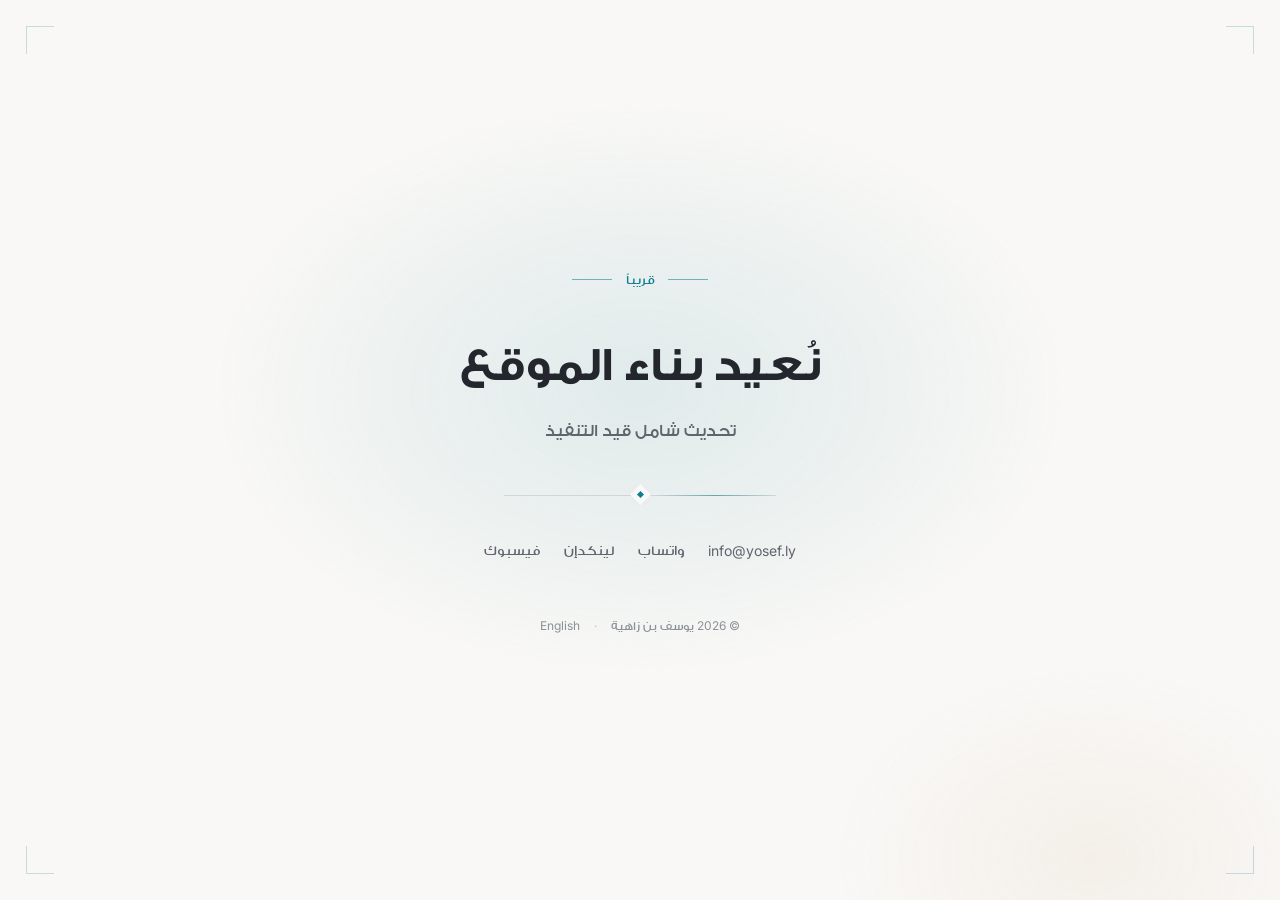
<file: index.html>
<!doctype html>
<html lang="ar" dir="rtl" data-theme="light">
  <head>
    <meta charset="UTF-8" />
    <meta name="viewport" content="width=device-width, initial-scale=1.0" />
    <title>قريباً | يوسف بن زاهية</title>
    <meta name="description" content="نُعيد بناء الموقع — تحديث شامل قيد التنفيذ للتواصل: info@yosef.ly" />
    <meta name="robots" content="noindex, follow" />
    <meta name="theme-color" content="#faf9f7" />
    <meta name="color-scheme" content="light dark" />

    <link rel="canonical" href="https://yosef.ly/" />
    <link rel="icon" type="image/png" sizes="32x32" href="/assets/favicon-32.png" />
    <link rel="apple-touch-icon" href="/assets/apple-touch-icon.png" />

    <meta property="og:type" content="website" />
    <meta property="og:url" content="https://yosef.ly/" />
    <meta property="og:title" content="قريباً | يوسف بن زاهية" />
    <meta property="og:description" content="نُعيد بناء الموقع — تحديث شامل قيد التنفيذ" />
    <meta property="og:image" content="https://yosef.ly/assets/og-image.jpg" />

    <link rel="preconnect" href="https://fonts.googleapis.com" />
    <link rel="preconnect" href="https://fonts.gstatic.com" crossorigin />
    <link href="https://fonts.googleapis.com/css2?family=Inter:wght@400;500&display=swap" rel="stylesheet" />
    <link rel="stylesheet" href="/maintenance.css" />

    <script>
      (function () {
        var saved = null;
        try { saved = localStorage.getItem('portfolio-theme'); } catch (e) {}
        var dark = window.matchMedia('(prefers-color-scheme: dark)').matches;
        document.documentElement.setAttribute('data-theme', saved || (dark ? 'dark' : 'light'));
      })();
    </script>
  </head>
  <body>
    <div class="grain" aria-hidden="true"></div>
    <div class="frame" aria-hidden="true"><span></span><span></span><span></span><span></span></div>

    <main class="page">
      <p class="eyebrow">قريباً</p>

      <h1>
        <span class="w" style="--i:0">نُعيد</span>
        <span class="w" style="--i:1">بناء</span>
        <span class="w" style="--i:2">الموقع</span>
      </h1>

      <p class="lead">تحديث شامل قيد التنفيذ</p>

      <div class="divider" role="presentation">
        <span class="line"></span>
        <span class="gem"></span>
      </div>

      <nav class="links" aria-label="روابط التواصل">
        <a href="mailto:info@yosef.ly" class="ltr">info@yosef.ly</a>
        <a href="https://wa.me/218934448886" target="_blank" rel="noopener">واتساب</a>
        <a href="https://www.linkedin.com/in/yosefzahia" target="_blank" rel="noopener">لينكدإن</a>
        <a href="https://facebook.com/k69ly" target="_blank" rel="noopener">فيسبوك</a>
      </nav>

      <footer class="foot">
        <span>© <span class="year">2026</span> يوسف بن زاهية</span>
        <span class="sep" aria-hidden="true">·</span>
        <a href="/en/" hreflang="en" lang="en" dir="ltr">English</a>
      </footer>
    </main>
  </body>
</html>
</file>
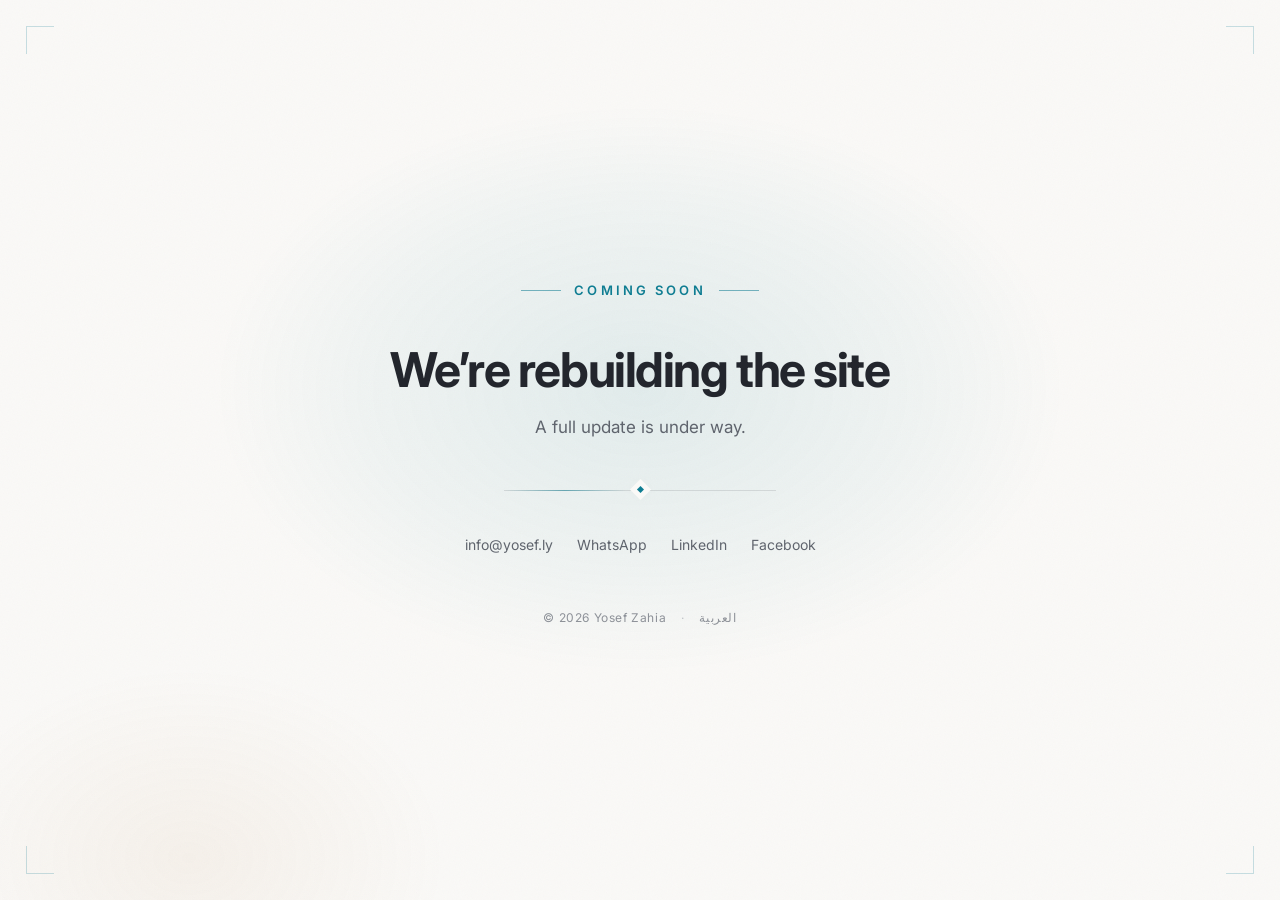
<file: en/index.html>
<!doctype html>
<html lang="en" dir="ltr" data-theme="light">
  <head>
    <meta charset="UTF-8" />
    <meta name="viewport" content="width=device-width, initial-scale=1.0" />
    <title>Coming Soon | Yosef Zahia</title>
    <meta name="description" content="The site is being rebuilt — a full update is under way. Contact: info@yosef.ly" />
    <meta name="robots" content="noindex, follow" />
    <meta name="theme-color" content="#faf9f7" />
    <meta name="color-scheme" content="light dark" />

    <link rel="canonical" href="https://yosef.ly/en/" />
    <link rel="icon" type="image/png" sizes="32x32" href="/assets/favicon-32.png" />
    <link rel="apple-touch-icon" href="/assets/apple-touch-icon.png" />

    <meta property="og:type" content="website" />
    <meta property="og:url" content="https://yosef.ly/en/" />
    <meta property="og:title" content="Coming Soon | Yosef Zahia" />
    <meta property="og:description" content="The site is being rebuilt — a full update is under way." />
    <meta property="og:image" content="https://yosef.ly/assets/og-image.jpg" />

    <link rel="preconnect" href="https://fonts.googleapis.com" />
    <link rel="preconnect" href="https://fonts.gstatic.com" crossorigin />
    <link href="https://fonts.googleapis.com/css2?family=Inter:wght@400;500;700&display=swap" rel="stylesheet" />
    <link rel="stylesheet" href="/maintenance.css" />
    <style>
      body { font-family: var(--ff-latin); line-height: 1.7; }
      h1 { line-height: 1.2; letter-spacing: -0.03em; }
      .eyebrow { text-transform: uppercase; letter-spacing: 0.24em; }
      .foot { letter-spacing: 0.05em; }
      @media (max-width: 30rem) { .eyebrow { letter-spacing: 0.2em; } }
    </style>

    <script>
      (function () {
        var saved = null;
        try { saved = localStorage.getItem('portfolio-theme'); } catch (e) {}
        var dark = window.matchMedia('(prefers-color-scheme: dark)').matches;
        document.documentElement.setAttribute('data-theme', saved || (dark ? 'dark' : 'light'));
      })();
    </script>
  </head>
  <body>
    <div class="grain" aria-hidden="true"></div>
    <div class="frame" aria-hidden="true"><span></span><span></span><span></span><span></span></div>

    <main class="page">
      <p class="eyebrow">Coming soon</p>

      <h1>
        <span class="w" style="--i:0">We&rsquo;re</span>
        <span class="w" style="--i:1">rebuilding</span>
        <span class="w" style="--i:2">the</span>
        <span class="w" style="--i:3">site</span>
      </h1>

      <p class="lead">A full update is under way.</p>

      <div class="divider" role="presentation">
        <span class="line"></span>
        <span class="gem"></span>
      </div>

      <nav class="links" aria-label="Contact links">
        <a href="mailto:info@yosef.ly">info@yosef.ly</a>
        <a href="https://wa.me/218934448886" target="_blank" rel="noopener">WhatsApp</a>
        <a href="https://www.linkedin.com/in/yosefzahia" target="_blank" rel="noopener">LinkedIn</a>
        <a href="https://facebook.com/k69ly" target="_blank" rel="noopener">Facebook</a>
      </nav>

      <footer class="foot">
        <span>&copy; <span class="year">2026</span> Yosef Zahia</span>
        <span class="sep" aria-hidden="true">&middot;</span>
        <a href="/" hreflang="ar" lang="ar" dir="rtl">العربية</a>
      </footer>
    </main>
  </body>
</html>
</file>
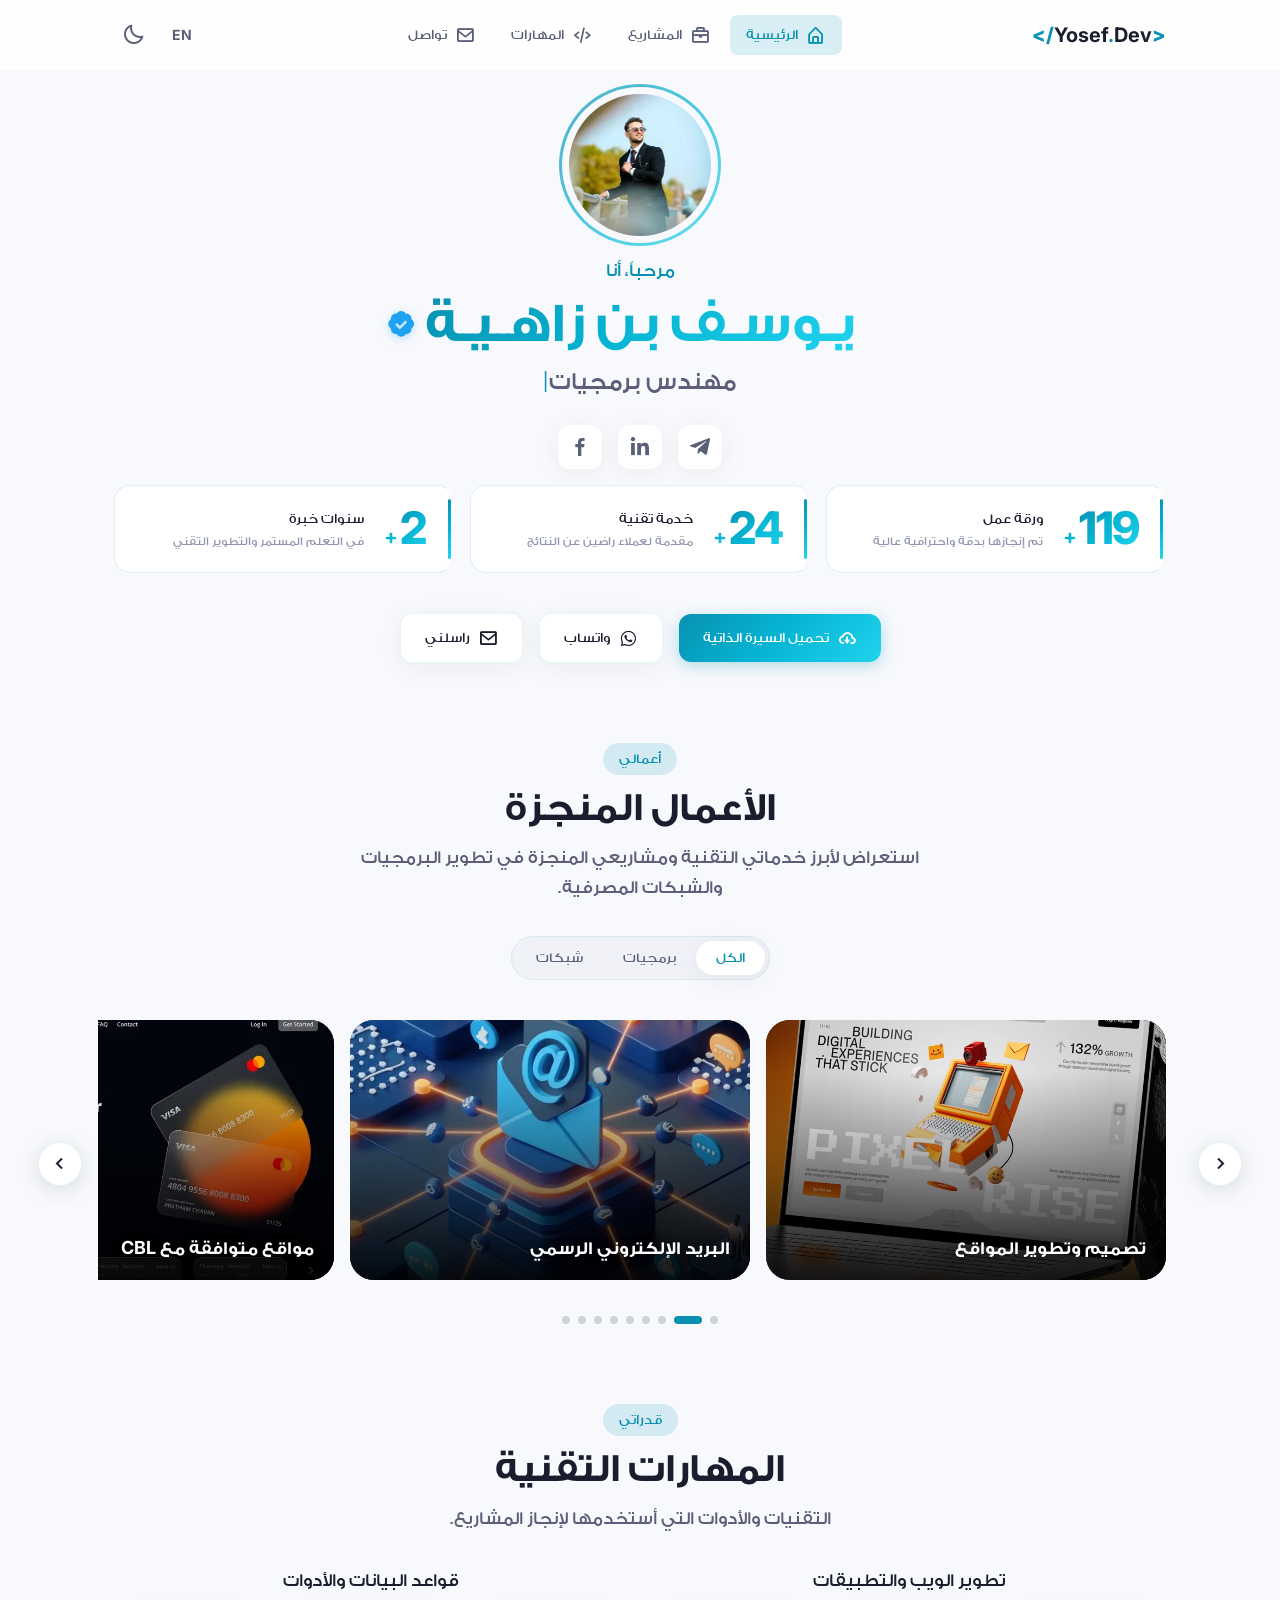
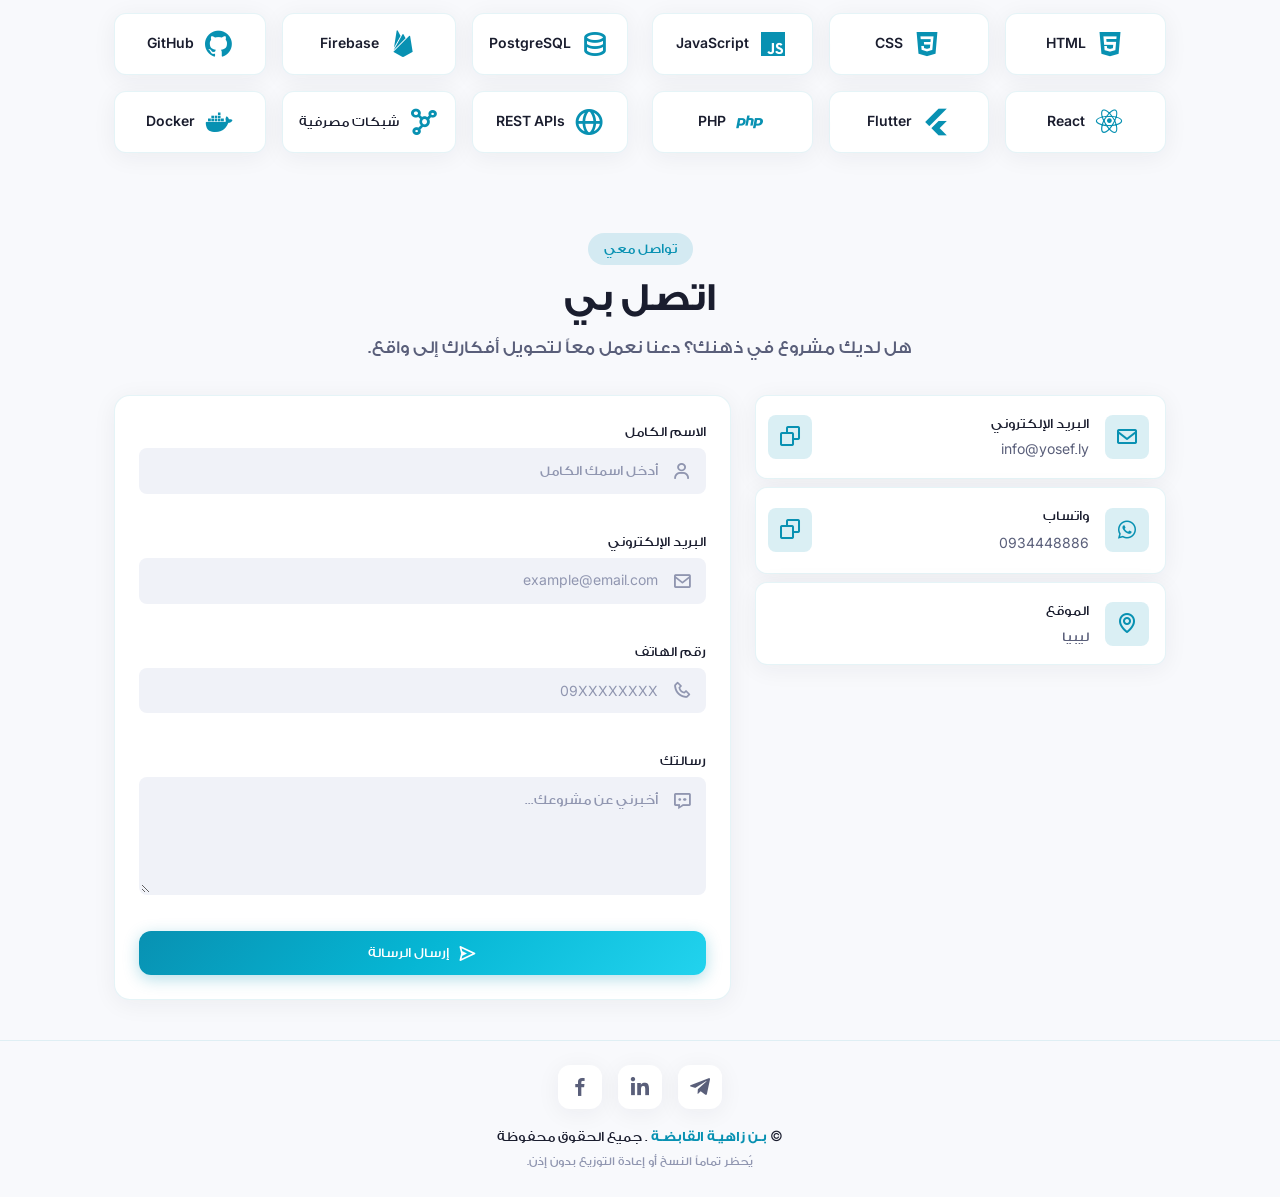
<file: home.html>
<!doctype html>
<html lang="ar" dir="rtl" data-theme="light">
  <head>
    <meta charset="UTF-8" />
    <!-- Google tag (gtag.js) -->
    <script async src="https://www.googletagmanager.com/gtag/js?id=G-VW0NB255E8"></script>
    <script>
      window.dataLayer = window.dataLayer || [];
      function gtag(){dataLayer.push(arguments);}
      gtag('js', new Date());

      gtag('config', 'G-VW0NB255E8');
    </script>
    <meta name="viewport" content="width=device-width, initial-scale=1.0" />
    <title>يوسف بن زاهية - مهندس برمجيات</title>
    <meta
      name="description"
      content="يوسف بن زاهية - مهندس برمجيات ومطور شبكات مصرفية."
    />

    <!-- Open Graph / Facebook -->
    <meta property="og:type" content="website" />
    <meta property="og:url" content="https://yosef.ly/" />
    <meta property="og:title" content="يوسف بن زاهية - مهندس برمجيات" />
    <meta property="og:description" content="مهندس برمجيات ومطور تطبيقات ومواقع إلكترونية ومهندس شبكات مصرفية." />
    <meta property="og:image" content="https://yosef.ly/assets/og-image.jpg" />

    <!-- Twitter Card -->
    <meta name="twitter:card" content="summary_large_image" />
    <meta name="twitter:title" content="يوسف بن زاهية - مهندس برمجيات" />
    <meta name="twitter:description" content="مهندس برمجيات ومطور تطبيقات ومواقع إلكترونية ومهندس شبكات مصرفية." />
    <meta name="twitter:image" content="https://yosef.ly/assets/og-image.jpg" />

    <!-- Canonical URL -->
    <link rel="canonical" href="https://yosef.ly/" />

    <!-- Keywords -->
    <meta
      name="keywords"
      content="يوسف بن زاهية, مهندس برمجيات, مطور تطبيقات, مطور مواقع, شبكات مصرفية, Flutter, React, Laravel, ليبيا, Yosef Zahia, Software Engineer, Application Developer, Banking Network"
    />

    <!-- Structured Data (JSON-LD) -->
    <script type="application/ld+json">
      {
        "@context": "https://schema.org",
        "@type": "Person",
        "name": "يوسف بن زاهية",
        "alternateName": "Yosef Zahia",
        "url": "https://yosef.ly",
        "jobTitle": "مهندس برمجيات",
        "description": "مهندس برمجيات ومطور تطبيقات ومواقع إلكترونية ومهندس شبكات مصرفية",
        "address": {
          "@type": "PostalAddress",
          "addressCountry": "LY"
        },
        "email": "info@yosef.ly",
        "sameAs": [
          "https://www.linkedin.com/in/yosefzahia",
          "https://facebook.com/k69ly",
          "https://t.me/k69ly"
        ],
        "knowsAbout": [
          "Software Engineering",
          "Flutter",
          "React",
          "Laravel",
          "Banking Networks",
          "Application Development"
        ]
      }
    </script>

    <!-- Favicon & Apple Touch Icon -->
    <link rel="icon" type="image/png" sizes="32x32" href="assets/favicon-32.png" />
    <link rel="apple-touch-icon" sizes="180x180" href="assets/apple-touch-icon.png" />
    <meta name="theme-color" content="#0891b2" />

    <!-- Preload hero image for faster display -->
    <link rel="preload" as="image" href="assets/images/profile.webp" />

    <link rel="preconnect" href="https://fonts.googleapis.com" />
    <link rel="preconnect" href="https://fonts.gstatic.com" crossorigin />
    <link
      href="https://fonts.googleapis.com/css2?family=Inter:wght@300;400;500;600;700;800&display=swap"
      rel="stylesheet"
    />
    <link
      href="https://unpkg.com/boxicons@2.1.4/css/boxicons.min.css"
      rel="stylesheet"
    />
    <link rel="stylesheet" href="style.css" />
  </head>
  <body>
    <!-- NAVBAR -->
    <header class="navbar" id="navbar">
      <div class="navbar__container container">
        <a href="#home" class="navbar__logo" dir="ltr">
          <span class="logo-bracket">&lt;/</span>Yosef<span class="logo-dot"
            >.</span
          >Dev<span class="logo-bracket">&gt;</span>
        </a>
        <nav class="navbar__menu" id="navMenu">
          <ul class="navbar__list">
            <li>
              <a
                href="#home"
                class="navbar__link active-link"
                data-section="home"
                ><i class="bx bx-home-alt"></i><span>الرئيسية</span></a
              >
            </li>
            <li>
              <a href="#projects" class="navbar__link" data-section="projects"
                ><i class="bx bx-briefcase"></i><span>المشاريع</span></a
              >
            </li>
            <li>
              <a href="#skills" class="navbar__link" data-section="skills"
                ><i class="bx bx-code-alt"></i><span>المهارات</span></a
              >
            </li>
            <li>
              <a href="#contact" class="navbar__link" data-section="contact"
                ><i class="bx bx-envelope"></i><span>تواصل</span></a
              >
            </li>
          </ul>
        </nav>
        <div class="navbar__actions">
          <a href="/en/" class="lang-toggle" aria-label="Switch to English">EN</a>
          <button
            class="theme-toggle"
            id="themeToggle"
            aria-label="تبديل الوضع"
          >
            <i class="bx bx-moon" id="themeIcon"></i>
          </button>
          <button class="navbar__toggle" id="navToggle" aria-label="القائمة">
            <i class="bx bx-menu"></i>
          </button>
        </div>
      </div>
    </header>

    <main>
      <!-- HERO -->
      <section class="hero section" id="home">
        <div class="hero__container container">
          <div class="hero__content">
            <div class="hero__image-wrapper reveal">
              <div class="hero__image-ring"></div>
                <img
                  src="assets/images/profile.webp"
                  alt="صورة يوسف بن زاهية"
                  class="hero__image"
                  loading="lazy"
                  decoding="async"
                  width="266"
                  height="400"
                />
            </div>
            <div class="hero__text reveal reveal-delay-1">
              <span class="hero__greeting">مرحباً، أنا</span>
              <h1 class="hero__name">يـوسـف بن زاهـيـة<i class="bx bxs-badge-check verified-badge"></i></h1>
              <p class="hero__title">
                <span class="hero__title-wrapper"
                  ><span class="hero__title-text" id="typingText"></span
                  ><span class="hero__cursor">|</span></span
                >
              </p>
            </div>
            <div class="hero__socials reveal reveal-delay-2">
              <a
                href="https://t.me/k69ly"
                target="_blank"
                rel="noopener noreferrer"
                class="social-link"
                aria-label="Telegram"
                ><i class="bx bxl-telegram"></i
              ></a>
              <a
                href="https://www.linkedin.com/in/yosefzahia"
                target="_blank"
                rel="noopener noreferrer"
                class="social-link"
                aria-label="LinkedIn"
                ><i class="bx bxl-linkedin"></i
              ></a>
              <a
                href="https://facebook.com/k69ly"
                target="_blank"
                rel="noopener noreferrer"
                class="social-link"
                aria-label="Facebook"
                ><i class="bx bxl-facebook"></i
              ></a>
            </div>
          </div>
        </div>
      </section>

      <!-- STATS -->
      <section class="stats section" id="stats">
        <div class="stats__container container">
          <div class="stats__metric reveal">
            <div class="stats__figure">
              <span class="stats__plus num-font">+</span>
              <h3 class="stats__number num-font" data-target="120">0</h3>
            </div>
            <div class="stats__meta">
              <span class="stats__label">ورقة عمل</span>
              <span class="stats__sub">تم إنجازها بدقة واحترافية عالية</span>
            </div>
          </div>

          <div class="stats__metric reveal reveal-delay-1">
            <div class="stats__figure">
              <span class="stats__plus num-font">+</span>
              <h3 class="stats__number num-font" data-target="25">0</h3>
            </div>
            <div class="stats__meta">
              <span class="stats__label">خدمة تقنية</span>
              <span class="stats__sub">مقدمة لعملاء راضين عن النتائج</span>
            </div>
          </div>

          <div class="stats__metric reveal reveal-delay-2">
            <div class="stats__figure">
              <span class="stats__plus num-font">+</span>
              <h3 class="stats__number num-font" data-target="3">0</h3>
            </div>
            <div class="stats__meta">
              <span class="stats__label">سنوات خبرة</span>
              <span class="stats__sub">في التعلم المستمر والتطوير التقني</span>
            </div>
          </div>

        </div>
      </section>

      <!-- ACTIONS -->
      <section class="actions section">
        <div class="actions__container container reveal">
          <a href="assets/cv.pdf" download class="btn btn--primary"
            ><i class="bx bx-cloud-download"></i>تحميل السيرة الذاتية</a
          >
          <a
            href="https://wa.me/218934448886"
            target="_blank"
            rel="noopener noreferrer"
            class="btn btn--secondary btn--whatsapp"
            ><i class="bx bxl-whatsapp"></i>واتساب</a
          >
          <a href="mailto:info@yosef.ly" class="btn btn--secondary btn--email"
            ><i class="bx bx-envelope"></i>راسلني</a
          >
        </div>
      </section>

      <!-- PROJECTS -->
      <section class="projects section" id="projects">
        <div class="projects__container container">
          <div class="section__header reveal">
            <span class="section__subtitle">أعمالي</span>
            <h2 class="section__title">الأعمال المنجزة</h2>
            <p class="section__description">
              استعراض لأبرز خدماتي التقنية ومشاريعي المنجزة في تطوير البرمجيات والشبكات المصرفية.
            </p>
          </div>
          <div class="projects__tabs reveal">
            <button
              type="button"
              class="projects__tab active"
              data-filter="all"
            >
              الكل
            </button>
            <button type="button" class="projects__tab" data-filter="software">
              برمجيات
            </button>
            <button type="button" class="projects__tab" data-filter="networks">
              شبكات
            </button>
          </div>
          <div class="projects__carousel-wrapper">
            <button class="projects__nav projects__nav--prev" aria-label="السابق"><i class="bx bx-chevron-left"></i></button>
            <button class="projects__nav projects__nav--next" aria-label="التالي"><i class="bx bx-chevron-right"></i></button>
            <div class="projects__grid">
              <article class="project-card reveal" data-category="software">
                <div class="project-card__image-wrapper">
                  <img src="assets/images/project7.webp" alt="تصميم المواقع" class="project-card__image" loading="lazy" decoding="async" width="800" height="450" />
                </div>
                <a href="#home" class="project-card__btn"><i class="bx bx-link-external"></i>معاينة التصميم</a>
                <div class="project-card__overlay">
                  <div class="project-card__content">
                    <h3 class="project-card__title">تصميم وتطوير المواقع</h3>
                    <p class="project-card__description">إنشاء مواقع شخصية، تجارية، وإعلانية متكاملة بتصميمات حديثة وتجربة مستخدم متميزة.</p>
                  </div>
                </div>
              </article>
              <article class="project-card reveal" data-category="software">
                <div class="project-card__image-wrapper">
                  <img src="assets/images/project8.webp" alt="البريد الرسمي" class="project-card__image" loading="lazy" decoding="async" width="800" height="450" />
                </div>
                <a href="#contact" class="project-card__btn"><i class="bx bx-envelope"></i>اطلب الخدمة</a>
                <div class="project-card__overlay">
                  <div class="project-card__content">
                    <h3 class="project-card__title">البريد الإلكتروني الرسمي</h3>
                    <p class="project-card__description">إنشاء وإدارة بريد إلكتروني احترافي مخصص باسم النطاق (Domain Name) لتعزيز الهوية التجارية.</p>
                  </div>
                </div>
              </article>
              <article class="project-card reveal" data-category="software">
                <div class="project-card__image-wrapper">
                  <img src="assets/images/project9.webp" alt="مواقع CBL" class="project-card__image" loading="lazy" decoding="async" width="800" height="450" />
                </div>
                <a href="#contact" class="project-card__btn"><i class="bx bx-cog"></i>اطلب التكامل</a>
                <div class="project-card__overlay">
                  <div class="project-card__content">
                    <h3 class="project-card__title">مواقع متوافقة مع CBL</h3>
                    <p class="project-card__description">تطوير مواقع إلكترونية متخصصة تدعم التكامل مع أنظمة مصرف ليبيا المركزي (CBL) لتسهيل المعاملات.</p>
                  </div>
                </div>
              </article>

              <article class="project-card reveal" data-category="networks">
                <div class="project-card__image-wrapper">
                  <img src="assets/images/project3.webp" alt="11 يونيو" class="project-card__image" loading="lazy" decoding="async" width="800" height="606" />
                </div>
                <a href="https://www.facebook.com/share/p/17sn5KF463/?mibextid=wwXIfr" target="_blank" class="project-card__btn"><i class="bx bx-link-external"></i>عرض المشروع</a>
                <div class="project-card__overlay">
                  <div class="project-card__content">
                    <h3 class="project-card__title">11 يونيو — مصرف شمال افريقيا</h3>
                    <p class="project-card__description">تأسيس شبكة الفرع وتجهيز البنية التحتية بالكامل مع الدعم التقني.</p>
                  </div>
                </div>
              </article>
              <article class="project-card reveal" data-category="networks">
                <div class="project-card__image-wrapper">
                  <img src="assets/images/project4.webp" alt="زوارة" class="project-card__image" loading="lazy" decoding="async" width="800" height="800" />
                </div>
                <a href="https://www.facebook.com/share/p/1C7NFWV4y6/?mibextid=wwXIfr" target="_blank" class="project-card__btn"><i class="bx bx-link-external"></i>عرض المشروع</a>
                <div class="project-card__overlay">
                  <div class="project-card__content">
                    <h3 class="project-card__title">زوارة — مصرف شمال افريقيا</h3>
                    <p class="project-card__description">تأسيس شبكة الفرع وتهيئة البنية التحتية للبدء في العمل بكفاءة.</p>
                  </div>
                </div>
              </article>
              <article class="project-card reveal" data-category="networks">
                <div class="project-card__image-wrapper">
                  <img src="assets/images/project5.webp" alt="الإدارة العامة" class="project-card__image" loading="lazy" decoding="async" width="800" height="800" />
                </div>
                <a href="https://www.facebook.com/share/p/1CoShVhmXP/?mibextid=wwXIfr" target="_blank" class="project-card__btn"><i class="bx bx-link-external"></i>عرض المشروع</a>
                <div class="project-card__overlay">
                  <div class="project-card__content">
                    <h3 class="project-card__title">الإدارة العامة — مصرف شمال افريقيا</h3>
                    <p class="project-card__description">الدعم التقني والزيارات الميدانية بالتعاون مع شركة البنية التحتية.</p>
                  </div>
                </div>
              </article>
            <article class="project-card project-card--tall reveal reveal-delay-1" data-category="networks">
              <div class="project-card__image-wrapper">
                <img src="assets/images/project6.webp" alt="الخدمات الإلكترونية" class="project-card__image" loading="lazy" decoding="async" width="640" height="800" />
              </div>
              <a href="https://www.facebook.com/share/p/18ChydzkEQ/?mibextid=wwXIfr" target="_blank" class="project-card__btn"><i class="bx bx-link-external"></i>عرض المشروع</a>
              <div class="project-card__overlay">
                <div class="project-card__content">
                  <h3 class="project-card__title">الخدمات الإلكترونية — مصرف شمال افريقيا</h3>

                  <p class="project-card__description">تجهيز قسم الخدمات الإلكترونية بالكامل من بنية تحتية واتصالات وتجهيز تقني وفني للبدء في العمل.</p>
                </div>
              </div>
            </article>
              <article class="project-card reveal" data-category="software">
                <div class="project-card__image-wrapper">
                  <img src="assets/images/project1.webp" alt="تطبيق بنيان" class="project-card__image" loading="lazy" decoding="async" width="800" height="450" />
                </div>
                <a href="https://www.facebook.com/share/p/1GSQVXE1nA/?mibextid=wwXIfr" target="_blank" class="project-card__btn"><i class="bx bx-link-external"></i>عرض المشروع</a>
                <div class="project-card__overlay">
                  <div class="project-card__content">
                    <h3 class="project-card__title">تطبيق بنيان</h3>
                    <p class="project-card__description">تطبيق متخصص في البناء لطلب المواد والحرفيين مع نظام تتبع متطور.</p>
                  </div>
                </div>
              </article>
              <article class="project-card reveal" data-category="software">
                <div class="project-card__image-wrapper">
                  <img src="assets/images/project2.webp" alt="نظام بنيان" class="project-card__image" loading="lazy" decoding="async" width="800" height="445" />
                </div>
                <a href="https://www.facebook.com/share/p/1GSQVXE1nA/?mibextid=wwXIfr" target="_blank" class="project-card__btn"><i class="bx bx-link-external"></i>عرض المشروع</a>
                <div class="project-card__overlay">
                  <div class="project-card__content">
                    <h3 class="project-card__title">نظام بنيان للمبيعات</h3>
                    <p class="project-card__description">نظام متكامل لإدارة المبيعات والمحاسبة والمخازن مع تقارير شاملة.</p>
                  </div>
                </div>
              </article>
            </div>
            <div class="projects__dots"></div>
          </div>
        </div>
      </section>

      <!-- SKILLS -->
      <section class="skills section" id="skills">
        <div class="skills__container container">
          <div class="section__header reveal">
            <span class="section__subtitle">قدراتي</span>
            <h2 class="section__title">المهارات التقنية</h2>
            <p class="section__description">
              التقنيات والأدوات التي أستخدمها لإنجاز المشاريع.
            </p>
          </div>
          <div class="skills__layout reveal">
            <div class="skills__group">
              <h3 class="skills__group-title">تطوير الويب والتطبيقات</h3>
              <div class="skills__badges">
                <div class="skill-badge">
                  <i class="bx bxl-html5"></i><span>HTML</span>
                </div>
                <div class="skill-badge">
                  <i class="bx bxl-css3"></i><span>CSS</span>
                </div>
                <div class="skill-badge">
                  <i class="bx bxl-javascript"></i><span>JavaScript</span>
                </div>
                <div class="skill-badge">
                  <i class="bx bxl-react"></i><span>React</span>
                </div>
                <div class="skill-badge">
                  <i class="bx bxl-flutter"></i><span>Flutter</span>
                </div>
                <div class="skill-badge">
                  <i class="bx bxl-php"></i><span>PHP</span>
                </div>
              </div>
            </div>
            <div class="skills__group">
              <h3 class="skills__group-title">قواعد البيانات والأدوات</h3>
              <div class="skills__badges">
                <div class="skill-badge">
                  <i class="bx bx-data"></i><span>PostgreSQL</span>
                </div>
                <div class="skill-badge">
                  <i class="bx bxl-firebase"></i><span>Firebase</span>
                </div>
                <div class="skill-badge">
                  <i class="bx bxl-github"></i><span>GitHub</span>
                </div>
                <div class="skill-badge">
                  <i class="bx bx-globe"></i><span>REST APIs</span>
                </div>
                <div class="skill-badge">
                  <i class="bx bx-network-chart"></i><span>شبكات مصرفية</span>
                </div>
                <div class="skill-badge">
                  <i class="bx bxl-docker"></i><span>Docker</span>
                </div>
              </div>
            </div>
          </div>
        </div>
      </section>

      <!-- CONTACT -->
      <section class="contact section" id="contact">
        <div class="contact__container container">
          <div class="section__header reveal">
            <span class="section__subtitle">تواصل معي</span>
            <h2 class="section__title">اتصل بي</h2>
            <p class="section__description">
              هل لديك مشروع في ذهنك؟ دعنا نعمل معاً لتحويل أفكارك إلى واقع.
            </p>
          </div>
          <div class="contact__content">
            <div class="contact__info reveal">
              <div class="contact__info-card">
                <i class="bx bx-envelope"></i>
                <div>
                  <h4>البريد الإلكتروني</h4>
                  <p>info@yosef.ly</p>
                </div>
                <button class="copy-btn" data-copy="info@yosef.ly" aria-label="نسخ البريد">
                  <i class="bx bx-copy"></i>
                </button>
              </div>
              <div class="contact__info-card">
                <i class="bx bxl-whatsapp"></i>
                <div>
                  <h4>واتساب</h4>
                  <p class="num-font">0934448886</p>
                </div>
                <button class="copy-btn" data-copy="0934448886" aria-label="نسخ رقم الواتساب">
                  <i class="bx bx-copy"></i>
                </button>
              </div>
              <div class="contact__info-card">
                <i class="bx bx-map"></i>
                <div>
                  <h4>الموقع</h4>
                  <p>ليبيا</p>
                </div>
              </div>
            </div>
            <form
              class="contact__form reveal reveal-delay-1"
              id="contactForm"
              novalidate
            >
              <div class="form-group">
                <label for="contactName" class="form-label">الاسم الكامل</label>
                <div class="form-input-wrapper">
                  <i class="bx bx-user"></i
                  ><input
                    type="text"
                    id="contactName"
                    name="name"
                    class="form-input"
                    placeholder="أدخل اسمك الكامل"
                    required
                  />
                </div>
                <span class="form-error" id="nameError"></span>
              </div>
              <div class="form-group">
                <label for="contactEmail" class="form-label"
                  >البريد الإلكتروني</label
                >
                <div class="form-input-wrapper">
                  <i class="bx bx-envelope"></i
                  ><input
                    type="email"
                    id="contactEmail"
                    name="email"
                    class="form-input"
                    placeholder="example@email.com"
                    required
                  />
                </div>
                <span class="form-error" id="emailError"></span>
              </div>
              <div class="form-group">
                <label for="contactPhone" class="form-label">رقم الهاتف</label>
                <div class="form-input-wrapper">
                  <i class="bx bx-phone"></i
                  ><input
                    type="tel"
                    id="contactPhone"
                    name="phone"
                    class="form-input num-font"
                    placeholder="09XXXXXXXX"
                    dir="ltr"
                  />
                </div>
                <span class="form-error" id="phoneError"></span>
              </div>
              <div class="form-group">
                <label for="contactMessage" class="form-label">رسالتك</label>
                <div class="form-input-wrapper form-input-wrapper--textarea">
                  <i class="bx bx-message-dots"></i
                  ><textarea
                    id="contactMessage"
                    name="message"
                    class="form-input form-textarea"
                    placeholder="أخبرني عن مشروعك..."
                    rows="5"
                    required
                  ></textarea>
                </div>
                <span class="form-error" id="messageError"></span>
              </div>
              <button
                type="submit"
                class="btn btn--primary btn--full"
                id="submitBtn"
              >
                <i class="bx bx-send" id="sendIcon"></i><i class="bx bx-loader-alt bx-spin" id="spinnerIcon" style="display:none"></i><span>إرسال الرسالة</span>
              </button>
              <div class="form-success" id="formSuccess">
                <i class="bx bx-check-circle"></i
                ><span>تم إرسال الرسالة بنجاح!</span>
              </div>
              <div class="form-error-global" id="formError">
                <i class="bx bx-error-circle"></i
                ><span
                  >حدث خطأ أثناء الإرسال. حاول مرة أخرى أو راسلني مباشرة.</span
                >
              </div>
            </form>
          </div>
        </div>
      </section>
    </main>

    <!-- FOOTER -->
    <footer class="footer">
      <div class="footer__container container">
        <div class="footer__socials">
          <a
            href="https://t.me/k69ly"
            target="_blank"
            rel="noopener noreferrer"
            class="social-link"
            aria-label="Telegram"
            ><i class="bx bxl-telegram"></i
          ></a>
          <a
            href="https://www.linkedin.com/in/yosefzahia"
            target="_blank"
            rel="noopener noreferrer"
            class="social-link"
            aria-label="LinkedIn"
            ><i class="bx bxl-linkedin"></i
          ></a>
          <a
            href="https://facebook.com/k69ly"
            target="_blank"
            rel="noopener noreferrer"
            class="social-link"
            aria-label="Facebook"
            ><i class="bx bxl-facebook"></i
          ></a>
        </div>
        <div class="footer__copy">
          <p class="footer__copyright">
            &copy; <span class="footer__brand">بـن زاهيـة القابضـة</span> . جميع الحقوق محفوظة
          </p>
          <p class="footer__legal">يُحظر تماماً النسخ أو إعادة التوزيع بدون إذن.</p>
        </div>
      </div>
    </footer>

    <button class="scroll-top" id="scrollTop" aria-label="العودة للأعلى">
      <i class="bx bx-up-arrow-alt"></i>
    </button>
    <script src="script.js"></script>
  </body>
</html>
        </div>
      </div>
    </footer>

    <button class="scroll-top" id="scrollTop" aria-label="العودة للأعلى">
      <i class="bx bx-up-arrow-alt"></i>
    </button>
    <script src="script.js"></script>
  </body>
</html>
</file>
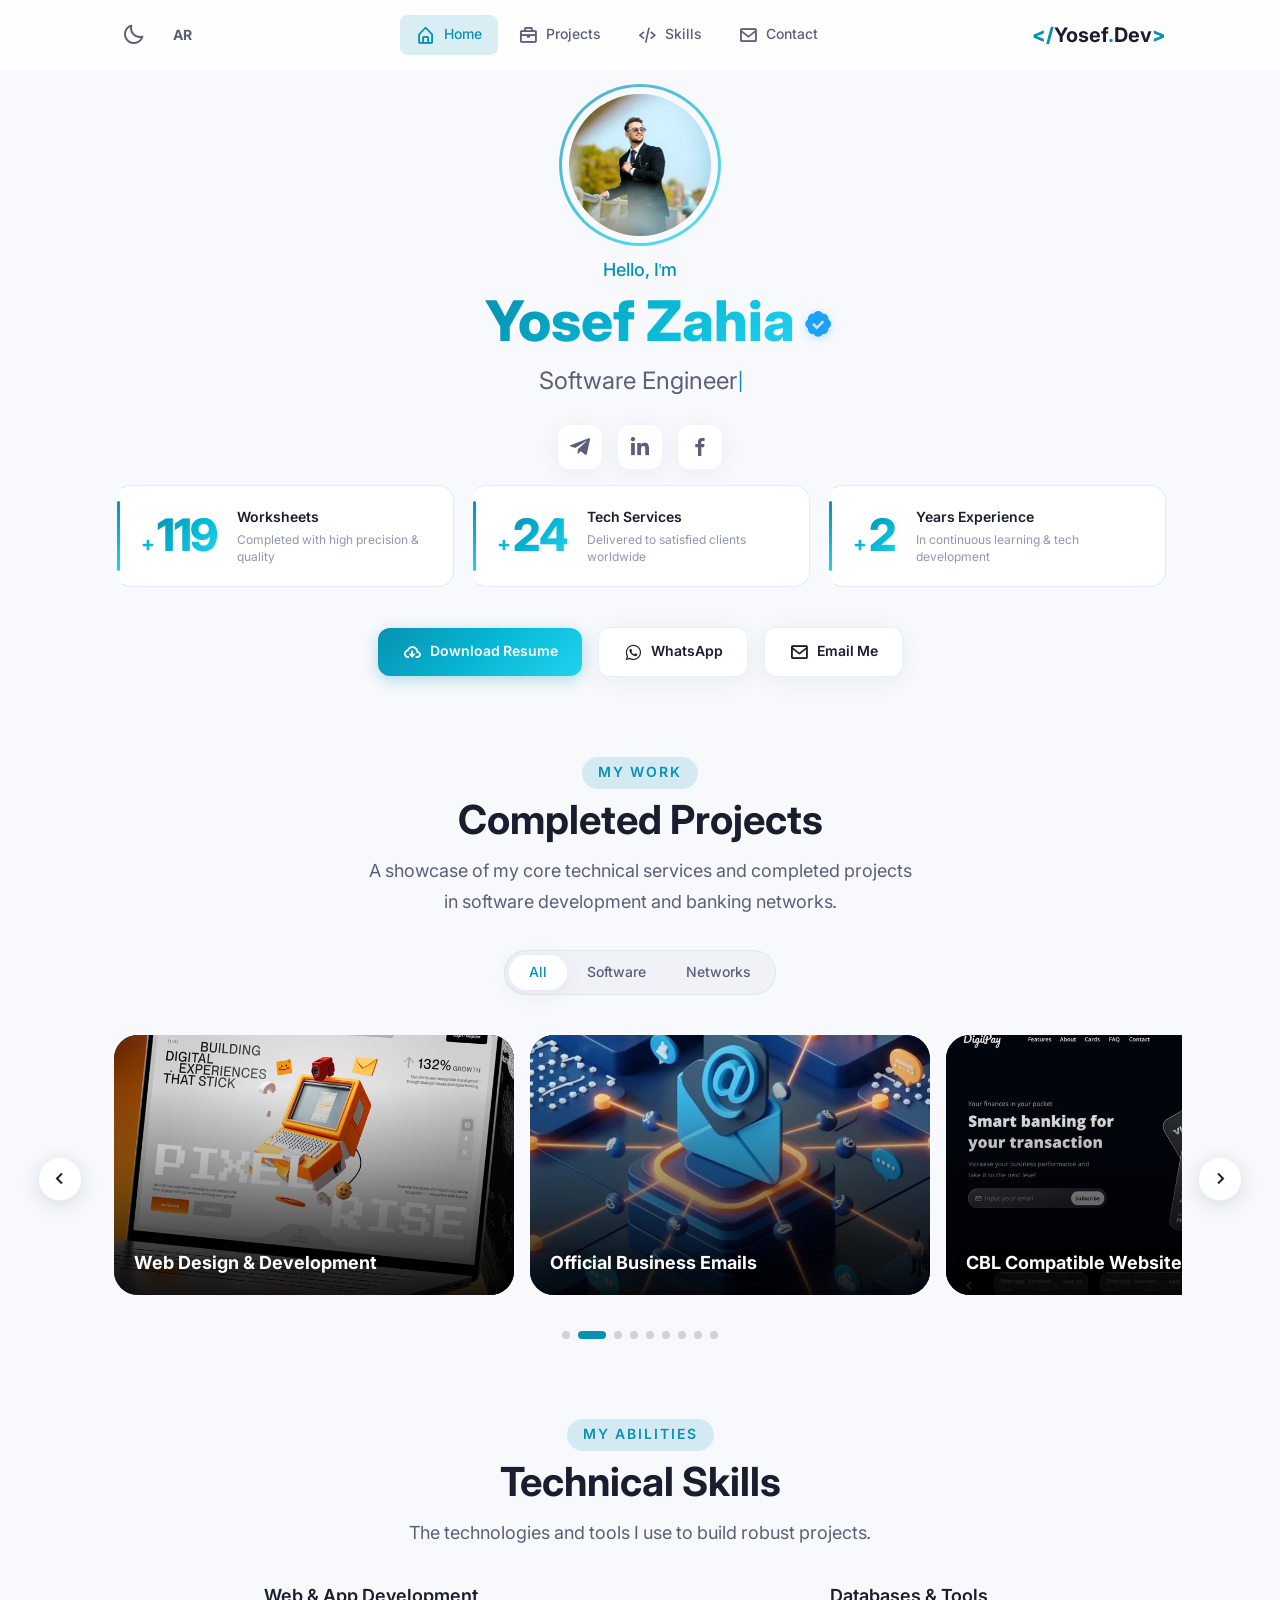
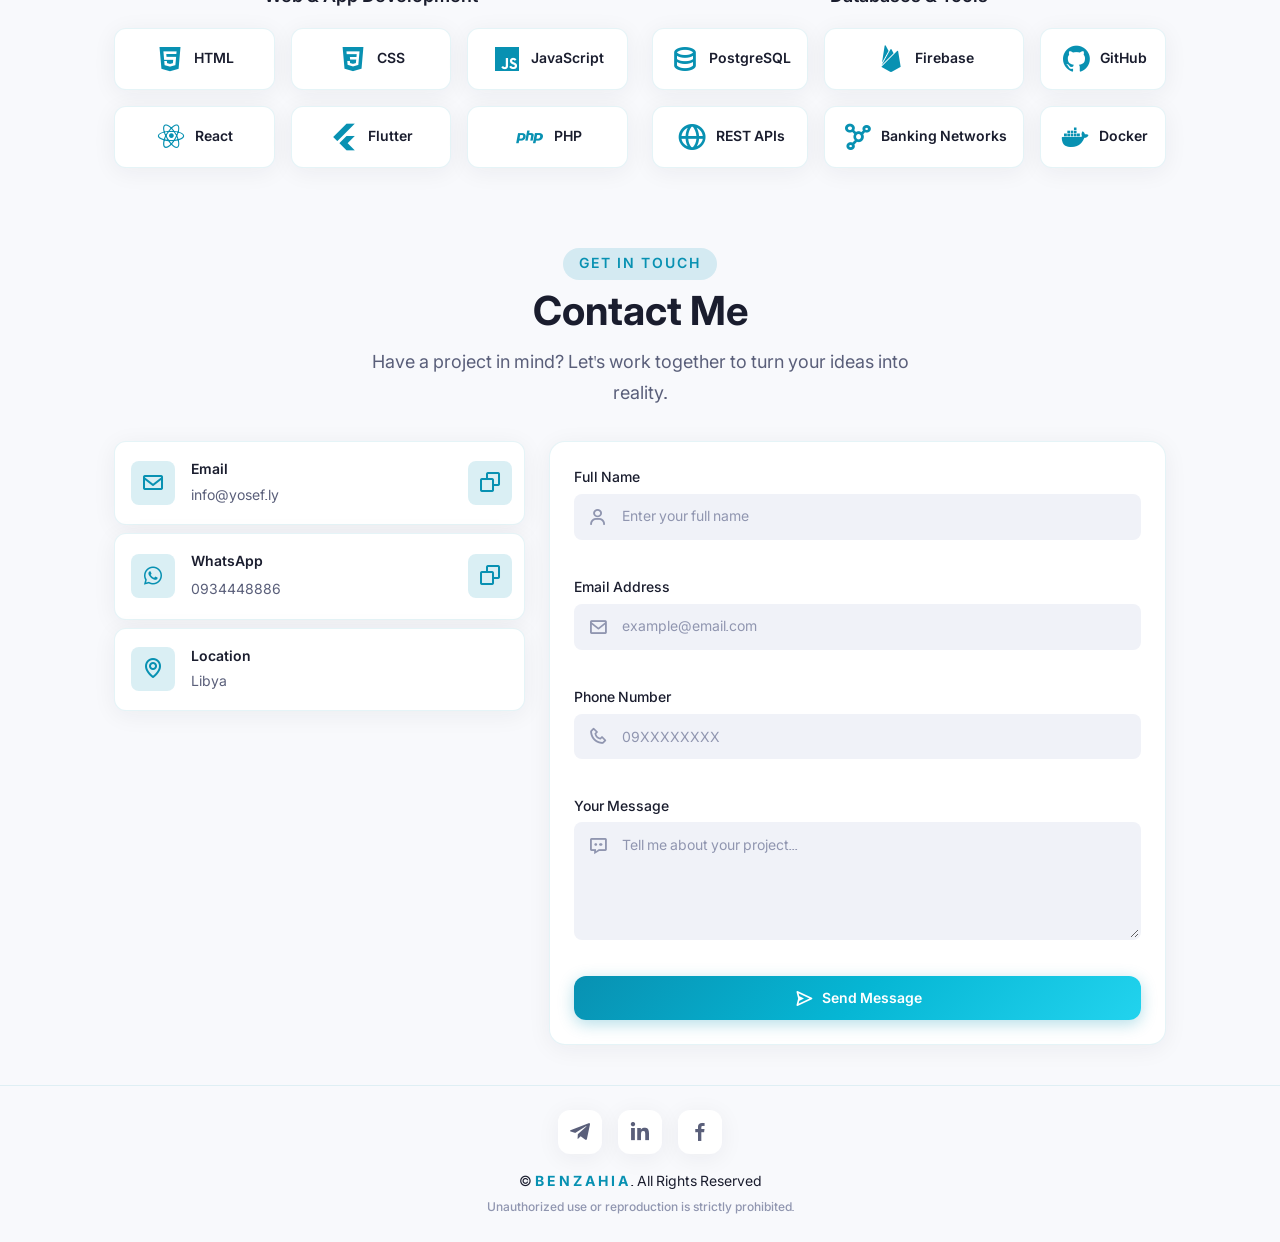
<file: en/home.html>
<!doctype html>
<html lang="en" dir="ltr" data-theme="light">
  <head>
    <meta charset="UTF-8" />
    <!-- Google tag (gtag.js) -->
    <script async src="https://www.googletagmanager.com/gtag/js?id=G-VW0NB255E8"></script>
    <script>
      window.dataLayer = window.dataLayer || [];
      function gtag(){dataLayer.push(arguments);}
      gtag('js', new Date());
      gtag('config', 'G-VW0NB255E8');
    </script>
    <meta name="viewport" content="width=device-width, initial-scale=1.0" />
    <title>Yosef Zahia — Software Engineer</title>
    <meta name="description" content="Yosef Zahia — Software Engineer, Web Developer, and Banking Network Engineer." />

    <!-- Open Graph / Facebook -->
    <meta property="og:type" content="website" />
    <meta property="og:url" content="https://yosef.ly/en/" />
    <meta property="og:title" content="Yosef Zahia — Software Engineer" />
    <meta property="og:description" content="Software Engineer, Web & Application Developer, and Banking Network Engineer." />
    <meta property="og:image" content="https://yosef.ly/assets/og-image.jpg" />

    <!-- Twitter Card -->
    <meta name="twitter:card" content="summary_large_image" />
    <meta name="twitter:title" content="Yosef Zahia — Software Engineer" />
    <meta name="twitter:description" content="Software Engineer, Web & Application Developer, and Banking Network Engineer." />
    <meta name="twitter:image" content="https://yosef.ly/assets/og-image.jpg" />

    <!-- Canonical URL -->
    <link rel="canonical" href="https://yosef.ly/en/" />

    <!-- Keywords -->
    <meta name="keywords" content="Yosef Zahia, Software Engineer, Application Developer, Web Developer, Banking Networks, Flutter, React, Laravel, Libya" />

    <!-- Structured Data (JSON-LD) -->
    <script type="application/ld+json">
      {
        "@context": "https://schema.org",
        "@type": "Person",
        "name": "Yosef Zahia",
        "url": "https://yosef.ly/en.html",
        "jobTitle": "Software Engineer",
        "description": "Software Engineer, Web & Application Developer, and Banking Network Engineer",
        "address": {
          "@type": "PostalAddress",
          "addressCountry": "LY"
        },
        "email": "info@yosef.ly",
        "sameAs": [
          "https://www.linkedin.com/in/yosefzahia",
          "https://facebook.com/k69ly",
          "https://t.me/k69ly"
        ],
        "knowsAbout": [
          "Software Engineering",
          "Flutter",
          "React",
          "Laravel",
          "Banking Networks",
          "Application Development"
        ]
      }
    </script>

    <!-- Favicon & Apple Touch Icon -->
    <link rel="icon" type="image/png" sizes="32x32" href="../assets/favicon-32.png" />
    <link rel="apple-touch-icon" sizes="180x180" href="../assets/apple-touch-icon.png" />
    <meta name="theme-color" content="#0891b2" />

    <!-- Preload hero image for faster display -->
    <link rel="preload" as="image" href="../assets/images/profile.webp" />

    <link rel="preconnect" href="https://fonts.googleapis.com" />
    <link rel="preconnect" href="https://fonts.gstatic.com" crossorigin />
    <link href="https://fonts.googleapis.com/css2?family=Inter:wght@300;400;500;600;700;800&display=swap" rel="stylesheet" />
    <link href="https://unpkg.com/boxicons@2.1.4/css/boxicons.min.css" rel="stylesheet" />
    <link rel="stylesheet" href="../style.css" />
  </head>
  <body>
    <!-- NAVBAR -->
    <header class="navbar" id="navbar" dir="rtl">
      <div class="navbar__container container">
        <a href="#home" class="navbar__logo" dir="ltr">
          <span class="logo-bracket">&lt;/</span>Yosef<span class="logo-dot">.</span>Dev<span class="logo-bracket">&gt;</span>
        </a>
        <nav class="navbar__menu" id="navMenu" dir="ltr">
          <ul class="navbar__list">
            <li>
              <a href="#home" class="navbar__link active-link" data-section="home"><i class="bx bx-home-alt"></i><span>Home</span></a>
            </li>
            <li>
              <a href="#projects" class="navbar__link" data-section="projects"><i class="bx bx-briefcase"></i><span>Projects</span></a>
            </li>
            <li>
              <a href="#skills" class="navbar__link" data-section="skills"><i class="bx bx-code-alt"></i><span>Skills</span></a>
            </li>
            <li>
              <a href="#contact" class="navbar__link" data-section="contact"><i class="bx bx-envelope"></i><span>Contact</span></a>
            </li>
          </ul>
        </nav>
        <div class="navbar__actions">
          <a href="/" class="lang-toggle" aria-label="Switch to Arabic">AR</a>
          <button class="theme-toggle" id="themeToggle" aria-label="Toggle Theme">
            <i class="bx bx-moon" id="themeIcon"></i>
          </button>
          <button class="navbar__toggle" id="navToggle" aria-label="Menu">
            <i class="bx bx-menu"></i>
          </button>
        </div>
      </div>
    </header>

    <main>
      <!-- HERO -->
      <section class="hero section" id="home">
        <div class="hero__container container">
          <div class="hero__content">
            <div class="hero__image-wrapper reveal">
              <div class="hero__image-ring"></div>
                <img src="../assets/images/profile.webp" alt="Yosef Zahia Profile Picture" class="hero__image" loading="lazy" decoding="async" width="266" height="400" />
            </div>
            <div class="hero__text reveal reveal-delay-1">
              <span class="hero__greeting">Hello, I'm</span>
              <h1 class="hero__name">Yosef Zahia<i class="bx bxs-badge-check verified-badge"></i></h1>
              <p class="hero__title">
                <span class="hero__title-wrapper"><span class="hero__title-text" id="typingText"></span><span class="hero__cursor">|</span></span>
              </p>
            </div>
            <div class="hero__socials reveal reveal-delay-2">
              <a href="https://t.me/k69ly" target="_blank" rel="noopener noreferrer" class="social-link" aria-label="Telegram"><i class="bx bxl-telegram"></i></a>
              <a href="https://www.linkedin.com/in/yosefzahia" target="_blank" rel="noopener noreferrer" class="social-link" aria-label="LinkedIn"><i class="bx bxl-linkedin"></i></a>
              <a href="https://facebook.com/k69ly" target="_blank" rel="noopener noreferrer" class="social-link" aria-label="Facebook"><i class="bx bxl-facebook"></i></a>
            </div>
          </div>
        </div>
      </section>

      <!-- STATS -->
      <section class="stats section" id="stats">
        <div class="stats__container container">
          <div class="stats__metric reveal">
            <div class="stats__figure">
              <span class="stats__plus num-font">+</span>
              <h3 class="stats__number num-font" data-target="120">0</h3>
            </div>
            <div class="stats__meta">
              <span class="stats__label">Worksheets</span>
              <span class="stats__sub">Completed with high precision & quality</span>
            </div>
          </div>

          <div class="stats__metric reveal reveal-delay-1">
            <div class="stats__figure">
              <span class="stats__plus num-font">+</span>
              <h3 class="stats__number num-font" data-target="25">0</h3>
            </div>
            <div class="stats__meta">
              <span class="stats__label">Tech Services</span>
              <span class="stats__sub">Delivered to satisfied clients worldwide</span>
            </div>
          </div>

          <div class="stats__metric reveal reveal-delay-2">
            <div class="stats__figure">
              <span class="stats__plus num-font">+</span>
              <h3 class="stats__number num-font" data-target="3">0</h3>
            </div>
            <div class="stats__meta">
              <span class="stats__label">Years Experience</span>
              <span class="stats__sub">In continuous learning & tech development</span>
            </div>
          </div>

        </div>
      </section>

      <!-- ACTIONS -->
      <section class="actions section">
        <div class="actions__container container reveal">
          <a href="../assets/cv.pdf" download class="btn btn--primary"><i class="bx bx-cloud-download"></i>Download Resume</a>
          <a href="https://wa.me/218934448886" target="_blank" rel="noopener noreferrer" class="btn btn--secondary btn--whatsapp"><i class="bx bxl-whatsapp"></i>WhatsApp</a>
          <a href="mailto:info@yosef.ly" class="btn btn--secondary btn--email"><i class="bx bx-envelope"></i>Email Me</a>
        </div>
      </section>

      <!-- PROJECTS -->
      <section class="projects section" id="projects">
        <div class="projects__container container">
          <div class="section__header reveal">
            <span class="section__subtitle">My Work</span>
            <h2 class="section__title">Completed Projects</h2>
            <p class="section__description">
              A showcase of my core technical services and completed projects in software development and banking networks.
            </p>
          </div>
          <div class="projects__tabs reveal">
            <button type="button" class="projects__tab active" data-filter="all">All</button>
            <button type="button" class="projects__tab" data-filter="software">Software</button>
            <button type="button" class="projects__tab" data-filter="networks">Networks</button>
          </div>
          <div class="projects__carousel-wrapper">
            <button class="projects__nav projects__nav--prev" aria-label="Previous"><i class="bx bx-chevron-left"></i></button>
            <button class="projects__nav projects__nav--next" aria-label="Next"><i class="bx bx-chevron-right"></i></button>
            <div class="projects__grid">
            <article class="project-card reveal" data-category="software">
              <div class="project-card__image-wrapper">
                <img src="../assets/images/project7.webp" alt="Web Design" class="project-card__image" loading="lazy" decoding="async" width="800" height="450" />
              </div>
              <a href="#home" class="project-card__btn"><i class="bx bx-link-external"></i>Preview Design</a>
              <div class="project-card__overlay">
                <div class="project-card__content">
                  <h3 class="project-card__title">Web Design & Development</h3>
                  <p class="project-card__description">Creating personal, commercial, and advertising websites with modern, responsive designs.</p>
                </div>
              </div>
            </article>
            <article class="project-card reveal" data-category="software">
              <div class="project-card__image-wrapper">
                <img src="../assets/images/project8.webp" alt="Business Email" class="project-card__image" loading="lazy" decoding="async" width="800" height="450" />
              </div>
              <a href="#contact" class="project-card__btn"><i class="bx bx-envelope"></i>Order Service</a>
              <div class="project-card__overlay">
                <div class="project-card__content">
                  <h3 class="project-card__title">Official Business Emails</h3>
                  <p class="project-card__description">Setting up and managing professional domain-based email systems for businesses.</p>
                </div>
              </div>
            </article>
            <article class="project-card reveal" data-category="software">
              <div class="project-card__image-wrapper">
                <img src="../assets/images/project9.webp" alt="CBL Integration" class="project-card__image" loading="lazy" decoding="async" width="800" height="450" />
              </div>
              <a href="#contact" class="project-card__btn"><i class="bx bx-cog"></i>Request Integration</a>
              <div class="project-card__overlay">
                <div class="project-card__content">
                  <h3 class="project-card__title">CBL Compatible Websites</h3>
                  <p class="project-card__description">Developing specialized websites that support integration with Central Bank of Libya (CBL) systems.</p>
                </div>
              </div>
            </article>

            <article class="project-card reveal" data-category="networks">
              <div class="project-card__image-wrapper">
                <img src="../assets/images/project3.webp" alt="11 June — NAR Bank" class="project-card__image" loading="lazy" decoding="async" width="800" height="606" />
              </div>
              <a href="https://www.facebook.com/share/p/17sn5KF463/?mibextid=wwXIfr" target="_blank" class="project-card__btn"><i class="bx bx-link-external"></i>View Project</a>
              <div class="project-card__overlay">
                <div class="project-card__content">
                  <h3 class="project-card__title">11 June — NAB Bank</h3>
                  <p class="project-card__description">Established branch network and infrastructure with tech support.</p>
                </div>
              </div>
            </article>
            <article class="project-card reveal reveal-delay-1" data-category="networks">
              <div class="project-card__image-wrapper">
                <img src="../assets/images/project4.webp" alt="Zuwara — NAR Bank" class="project-card__image" loading="lazy" decoding="async" width="800" height="800" />
              </div>
              <a href="https://www.facebook.com/share/p/1C7NFWV4y6/?mibextid=wwXIfr" target="_blank" class="project-card__btn"><i class="bx bx-link-external"></i>View Project</a>
              <div class="project-card__overlay">
                <div class="project-card__content">
                  <h3 class="project-card__title">Zuwara — NAB Bank</h3>
                  <p class="project-card__description">Set up branch network and configured complete infrastructure.</p>
                </div>
              </div>
            </article>
            <article class="project-card project-card--tall reveal" data-category="networks">
              <div class="project-card__image-wrapper">
                <img src="../assets/images/project5.webp" alt="General Administration — NAB Bank" class="project-card__image" loading="lazy" decoding="async" width="800" height="800" />
              </div>
              <a href="https://www.facebook.com/share/p/1CoShVhmXP/?mibextid=wwXIfr" target="_blank" class="project-card__btn"><i class="bx bx-link-external"></i>View Project</a>
              <div class="project-card__overlay">
                <div class="project-card__content">
                  <h3 class="project-card__title">General Admin — NAB Bank</h3>
                  <p class="project-card__description">Tech support and field visits in collaboration with infrastructure team.</p>
                </div>
              </div>
            </article>
            <article class="project-card project-card--tall reveal reveal-delay-1" data-category="networks">
              <div class="project-card__image-wrapper">
                <img src="../assets/images/project6.webp" alt="Electronic Services — NAB Bank" class="project-card__image" loading="lazy" decoding="async" width="640" height="800" />
              </div>
              <a href="https://www.facebook.com/share/p/18ChydzkEQ/?mibextid=wwXIfr" target="_blank" class="project-card__btn"><i class="bx bx-link-external"></i>View Project</a>
              <div class="project-card__overlay">
                <div class="project-card__content">
                  <h3 class="project-card__title">Electronic Services — NAB Bank</h3>
                  <div class="project-card__tags">
                    <span class="tag">Infrastructure</span><span class="tag">Communications</span><span class="tag">Tech Setup</span>
                  </div>
                  <p class="project-card__description">Fully equipped the electronic services department, including infrastructure, communications, and technical configuration.</p>
                </div>
              </div>
            </article>
            <article class="project-card reveal" data-category="software">
              <div class="project-card__image-wrapper">
                <img src="../assets/images/project1.webp" alt="Bonyan App" class="project-card__image" loading="lazy" decoding="async" width="800" height="450" />
              </div>
              <a href="https://www.facebook.com/share/p/1GSQVXE1nA/?mibextid=wwXIfr" target="_blank" class="project-card__btn"><i class="bx bx-link-external"></i>View Project</a>
              <div class="project-card__overlay">
                <div class="project-card__content">
                  <h3 class="project-card__title">Bonyan App</h3>
                  <p class="project-card__description">Specialized construction app for materials and craftsmen with tracking.</p>
                </div>
              </div>
            </article>
            <article class="project-card reveal reveal-delay-1" data-category="software">
              <div class="project-card__image-wrapper">
                <img src="../assets/images/project2.webp" alt="Bonyan System" class="project-card__image" loading="lazy" decoding="async" width="800" height="445" />
              </div>
              <a href="https://www.facebook.com/share/p/1GSQVXE1nA/?mibextid=wwXIfr" target="_blank" class="project-card__btn"><i class="bx bx-link-external"></i>View Project</a>
              <div class="project-card__overlay">
                <div class="project-card__content">
                  <h3 class="project-card__title">Bonyan Sales System</h3>
                  <p class="project-card__description">Integrated sales and inventory management with comprehensive reports.</p>
                </div>
              </div>
            </article>
            </div>
            <div class="projects__dots"></div>
          </div>
        </div>
      </section>

      <!-- SKILLS -->
      <section class="skills section" id="skills">
        <div class="skills__container container">
          <div class="section__header reveal">
            <span class="section__subtitle">My Abilities</span>
            <h2 class="section__title">Technical Skills</h2>
            <p class="section__description">
              The technologies and tools I use to build robust projects.
            </p>
          </div>
          <div class="skills__layout reveal">
            <div class="skills__group">
              <h3 class="skills__group-title">Web & App Development</h3>
              <div class="skills__badges">
                <div class="skill-badge"><i class="bx bxl-html5"></i><span>HTML</span></div>
                <div class="skill-badge"><i class="bx bxl-css3"></i><span>CSS</span></div>
                <div class="skill-badge"><i class="bx bxl-javascript"></i><span>JavaScript</span></div>
                <div class="skill-badge"><i class="bx bxl-react"></i><span>React</span></div>
                <div class="skill-badge"><i class="bx bxl-flutter"></i><span>Flutter</span></div>
                <div class="skill-badge"><i class="bx bxl-php"></i><span>PHP</span></div>
              </div>
            </div>
            <div class="skills__group">
              <h3 class="skills__group-title">Databases & Tools</h3>
              <div class="skills__badges">
                <div class="skill-badge"><i class="bx bx-data"></i><span>PostgreSQL</span></div>
                <div class="skill-badge"><i class="bx bxl-firebase"></i><span>Firebase</span></div>
                <div class="skill-badge"><i class="bx bxl-github"></i><span>GitHub</span></div>
                <div class="skill-badge"><i class="bx bx-globe"></i><span>REST APIs</span></div>
                <div class="skill-badge"><i class="bx bx-network-chart"></i><span>Banking Networks</span></div>
                <div class="skill-badge"><i class="bx bxl-docker"></i><span>Docker</span></div>
              </div>
            </div>
          </div>
        </div>
      </section>

      <!-- CONTACT -->
      <section class="contact section" id="contact">
        <div class="contact__container container">
          <div class="section__header reveal">
            <span class="section__subtitle">Get in Touch</span>
            <h2 class="section__title">Contact Me</h2>
            <p class="section__description">
              Have a project in mind? Let's work together to turn your ideas into reality.
            </p>
          </div>
          <div class="contact__content">
            <div class="contact__info reveal">
              <div class="contact__info-card">
                <i class="bx bx-envelope"></i>
                <div>
                  <h4>Email</h4>
                  <p>info@yosef.ly</p>
                </div>
                <button class="copy-btn" data-copy="info@yosef.ly" aria-label="Copy Email">
                  <i class="bx bx-copy"></i>
                </button>
              </div>
              <div class="contact__info-card">
                <i class="bx bxl-whatsapp"></i>
                <div>
                  <h4>WhatsApp</h4>
                  <p class="num-font">0934448886</p>
                </div>
                <button class="copy-btn" data-copy="0934448886" aria-label="Copy WhatsApp Number">
                  <i class="bx bx-copy"></i>
                </button>
              </div>
              <div class="contact__info-card">
                <i class="bx bx-map"></i>
                <div>
                  <h4>Location</h4>
                  <p>Libya</p>
                </div>
              </div>
            </div>
            <form class="contact__form reveal reveal-delay-1" id="contactForm" novalidate>
              <div class="form-group">
                <label for="contactName" class="form-label">Full Name</label>
                <div class="form-input-wrapper">
                  <i class="bx bx-user"></i><input type="text" id="contactName" name="name" class="form-input" placeholder="Enter your full name" required />
                </div>
                <span class="form-error" id="nameError"></span>
              </div>
              <div class="form-group">
                <label for="contactEmail" class="form-label">Email Address</label>
                <div class="form-input-wrapper">
                  <i class="bx bx-envelope"></i><input type="email" id="contactEmail" name="email" class="form-input" placeholder="example@email.com" required />
                </div>
                <span class="form-error" id="emailError"></span>
              </div>
              <div class="form-group">
                <label for="contactPhone" class="form-label">Phone Number</label>
                <div class="form-input-wrapper">
                  <i class="bx bx-phone"></i><input type="tel" id="contactPhone" name="phone" class="form-input num-font" placeholder="09XXXXXXXX" dir="ltr" />
                </div>
                <span class="form-error" id="phoneError"></span>
              </div>
              <div class="form-group">
                <label for="contactMessage" class="form-label">Your Message</label>
                <div class="form-input-wrapper form-input-wrapper--textarea">
                  <i class="bx bx-message-dots"></i><textarea id="contactMessage" name="message" class="form-input form-textarea" placeholder="Tell me about your project..." rows="5" required></textarea>
                </div>
                <span class="form-error" id="messageError"></span>
              </div>
              <button type="submit" class="btn btn--primary btn--full" id="submitBtn">
                <i class="bx bx-send" id="sendIcon"></i><i class="bx bx-loader-alt bx-spin" id="spinnerIcon" style="display:none"></i><span>Send Message</span>
              </button>
              <div class="form-success" id="formSuccess">
                <i class="bx bx-check-circle"></i><span>Message sent successfully!</span>
              </div>
              <div class="form-error-global" id="formError">
                <i class="bx bx-error-circle"></i><span>An error occurred while sending. Please try again or contact me directly.</span>
              </div>
            </form>
          </div>
        </div>
      </section>
    </main>

    <!-- FOOTER -->
    <footer class="footer">
      <div class="footer__container container">
        <div class="footer__socials">
          <a href="https://t.me/k69ly" target="_blank" rel="noopener noreferrer" class="social-link" aria-label="Telegram"><i class="bx bxl-telegram"></i></a>
          <a href="https://www.linkedin.com/in/yosefzahia" target="_blank" rel="noopener noreferrer" class="social-link" aria-label="LinkedIn"><i class="bx bxl-linkedin"></i></a>
          <a href="https://facebook.com/k69ly" target="_blank" rel="noopener noreferrer" class="social-link" aria-label="Facebook"><i class="bx bxl-facebook"></i></a>
        </div>
        <div class="footer__copy">
          <p class="footer__copyright">
            &copy; <span class="footer__brand">B E N Z A H I A</span> . All Rights Reserved
          </p>
          <p class="footer__legal">Unauthorized use or reproduction is strictly prohibited.</p>
        </div>
      </div>
    </footer>

    <button class="scroll-top" id="scrollTop" aria-label="Back to top">
      <i class="bx bx-up-arrow-alt"></i>
    </button>
    <script src="../script.js"></script>
  </body>
</html>
</file>
<file: maintenance.css>
/* ============================================
   MAINTENANCE PAGE — standalone styles
   ============================================ */

@font-face {
  font-family: 'GE SS Two';
  src: local('GE SS Two Medium'), local('GESSTwoMedium-Medium'),
       url('/assets/fonts/GE SS Two Medium.ttf') format('truetype');
  font-weight: 100 600;
  font-display: swap;
}

@font-face {
  font-family: 'GE SS Two';
  src: local('GE SS Two Bold'), local('GESSTwoBold-Bold'),
       url('/assets/fonts/GE SS Two Bold.otf') format('opentype');
  font-weight: 700 900;
  font-display: swap;
}

/* ---------- Paper ---------- */
:root {
  --bg: #faf9f7;
  --halo-a: rgba(15, 125, 146, 0.10);
  --halo-b: rgba(15, 125, 146, 0.045);
  --halo-warm: rgba(186, 132, 74, 0.07);
  --text: #23262d;
  --soft: #5f646d;
  --muted: #8d9198;
  --rule: rgba(35, 38, 45, 0.12);
  --sheen: rgba(15, 125, 146, 0.55);
  --accent: #0f7d92;
  --frame: rgba(15, 125, 146, 0.22);
  --grain-opacity: 0.035;
  --grain-blend: multiply;

  --ff: 'GE SS Two', 'Inter', -apple-system, BlinkMacSystemFont, 'Segoe UI', sans-serif;
  --ff-latin: 'Inter', -apple-system, BlinkMacSystemFont, 'Segoe UI', sans-serif;
}

/* ---------- Ink — softened, never pure black ---------- */
[data-theme="dark"] {
  --bg: #14161a;
  --halo-a: rgba(95, 200, 220, 0.11);
  --halo-b: rgba(95, 200, 220, 0.05);
  --halo-warm: rgba(214, 164, 108, 0.06);
  --text: #e4e7ec;
  --soft: #9aa0a9;
  --muted: #767c85;
  --rule: rgba(255, 255, 255, 0.14);
  --sheen: rgba(120, 214, 232, 0.7);
  --accent: #5fc8dc;
  --frame: rgba(120, 214, 232, 0.2);
  --grain-opacity: 0.06;
  --grain-blend: overlay;
}

*, *::before, *::after { margin: 0; padding: 0; box-sizing: border-box; }

html { -webkit-text-size-adjust: 100%; }

body {
  font-family: var(--ff);
  background: var(--bg);
  color: var(--text);
  font-size: 1rem;
  line-height: 1.85;
  min-height: 100svh;
  display: flex;
  align-items: center;
  justify-content: center;
  padding: 4.5rem 1.75rem;
  overflow-x: hidden;
  -webkit-font-smoothing: antialiased;
  -moz-osx-font-smoothing: grayscale;
}

/* ---------- Two halos, out of phase: cool over warm ---------- */
body::before,
body::after {
  content: '';
  position: fixed;
  pointer-events: none;
  z-index: 0;
  border-radius: 50%;
}

body::before {
  top: 50%;
  left: 50%;
  width: min(72rem, 150vw);
  height: min(48rem, 110vh);
  transform: translate(-50%, -58%);
  background: radial-gradient(closest-side, var(--halo-a), var(--halo-b) 48%, transparent 74%);
  animation: breathe 19s ease-in-out infinite;
}

body::after {
  bottom: -18vmax;
  inset-inline-start: -14vmax;
  width: min(46rem, 96vw);
  height: min(34rem, 72vh);
  background: radial-gradient(closest-side, var(--halo-warm), transparent 70%);
  animation: drift 27s ease-in-out infinite;
}

/* ---------- Paper grain: still, tactile, almost invisible ---------- */
.grain {
  position: fixed;
  inset: 0;
  z-index: 0;
  pointer-events: none;
  opacity: var(--grain-opacity);
  mix-blend-mode: var(--grain-blend);
  background-size: 190px 190px;
  background-image: url("data:image/svg+xml,%3Csvg xmlns='http://www.w3.org/2000/svg' width='190' height='190'%3E%3Cfilter id='n'%3E%3CfeTurbulence type='fractalNoise' baseFrequency='0.82' numOctaves='3' stitchTiles='stitch'/%3E%3C/filter%3E%3Crect width='100%25' height='100%25' filter='url(%23n)'/%3E%3C/svg%3E");
}

/* ---------- Corner marks: four hairlines that draw themselves in ---------- */
.frame { position: fixed; inset: 0; z-index: 0; pointer-events: none; }

.frame span {
  position: absolute;
  width: 0;
  height: 0;
  border: 0 solid var(--frame);
  animation: corner 1.4s cubic-bezier(0.22, 1, 0.36, 1) 0.9s forwards;
}

.frame span:nth-child(1) { top: 1.6rem; left: 1.6rem; border-top-width: 1px; border-left-width: 1px; }
.frame span:nth-child(2) { top: 1.6rem; right: 1.6rem; border-top-width: 1px; border-right-width: 1px; }
.frame span:nth-child(3) { bottom: 1.6rem; left: 1.6rem; border-bottom-width: 1px; border-left-width: 1px; }
.frame span:nth-child(4) { bottom: 1.6rem; right: 1.6rem; border-bottom-width: 1px; border-right-width: 1px; }

.page {
  position: relative;
  z-index: 1;
  width: 100%;
  max-width: 36rem;
  text-align: center;
}

/* ---------- Eyebrow: hairlines that draw themselves ----------
   No letter-spacing here: it breaks Arabic glyph joining (visible on iOS).
   The Latin page re-adds tracking in its own <style> block. */
.eyebrow {
  display: inline-flex;
  align-items: center;
  gap: 0.85rem;
  font-size: 0.8125rem;
  font-weight: 600;
  color: var(--accent);
  margin-bottom: 2.5rem;
  opacity: 0;
  animation: fade 1s ease 0.15s forwards;
}

.eyebrow::before,
.eyebrow::after {
  content: '';
  width: 0;
  height: 1px;
  background: currentColor;
  opacity: 0.55;
  animation: draw 1.1s cubic-bezier(0.22, 1, 0.36, 1) 0.35s forwards;
}

/* ---------- Headline: word by word, out of a blur ---------- */
h1 {
  font-size: clamp(1.875rem, 6vw, 3rem);
  font-weight: 700;
  line-height: 1.45;
  margin-bottom: 0.9rem;
  text-wrap: balance;
}

h1 .w {
  display: inline-block;
  opacity: 0;
  filter: blur(12px);
  transform: translateY(16px);
  animation: reveal 1.1s cubic-bezier(0.22, 1, 0.36, 1) forwards;
  animation-delay: calc(var(--i) * 0.08s + 0.45s);
}

.lead {
  color: var(--soft);
  font-size: clamp(0.9375rem, 2.2vw, 1.0625rem);
  opacity: 0;
  animation: fade 1.1s ease 1s forwards;
}

/* ---------- Divider: a hairline, a travelling sheen, a small gem ---------- */
.divider {
  position: relative;
  width: min(17rem, 68%);
  height: 7px;
  margin: 2.75rem auto 2.5rem;
  display: flex;
  align-items: center;
  justify-content: center;
  opacity: 0;
  animation: fade 1.1s ease 1.2s forwards;
}

.divider .line {
  position: absolute;
  inset-inline: 0;
  top: 50%;
  height: 1px;
  background: var(--rule);
  overflow: hidden;
}

.divider .line::after {
  content: '';
  position: absolute;
  inset-block: 0;
  left: 0;
  width: 45%;
  background: linear-gradient(90deg, transparent, var(--sheen), transparent);
  animation: sheen 7s cubic-bezier(0.55, 0, 0.45, 1) 2s infinite;
}

/* Right-to-left pages: the sheen runs the way the text reads */
[dir="rtl"] .divider .line::after {
  left: auto;
  right: 0;
  animation-name: sheen-rtl;
}

.divider .gem {
  position: relative;
  width: 5px;
  height: 5px;
  transform: rotate(45deg);
  background: var(--accent);
  box-shadow: 0 0 0 5px var(--bg), 0 0 12px 1px var(--halo-a);
  animation: glimmer 7s ease-in-out 2s infinite;
}

/* ---------- Links: underline grows from the centre ---------- */
.links {
  display: flex;
  flex-wrap: wrap;
  align-items: center;
  justify-content: center;
  gap: 0.35rem 1.5rem;
  font-size: 0.875rem;
  opacity: 0;
  animation: fade 1.1s ease 1.4s forwards;
}

.links a {
  position: relative;
  color: var(--soft);
  text-decoration: none;
  padding-bottom: 3px;
  transition: color 0.3s ease;
}

.links a::after {
  content: '';
  position: absolute;
  inset-inline: 0;
  bottom: 0;
  height: 1px;
  background: var(--accent);
  transform: scaleX(0);
  transition: transform 0.35s cubic-bezier(0.22, 1, 0.36, 1);
}

.links a:hover,
.links a:focus-visible { color: var(--text); }

.links a:hover::after,
.links a:focus-visible::after { transform: scaleX(1); }

.links .ltr { font-family: var(--ff-latin); direction: ltr; unicode-bidi: isolate; }

/* ---------- Footer ---------- */
.foot {
  margin-top: 3rem;
  font-size: 0.75rem;
  color: var(--muted);
  opacity: 0;
  animation: fade 1.1s ease 1.6s forwards;
}

.foot a {
  color: var(--muted);
  text-decoration: none;
  border-bottom: 1px solid transparent;
  transition: color 0.3s ease, border-color 0.3s ease;
}

.foot a:hover,
.foot a:focus-visible { color: var(--text); border-bottom-color: var(--rule); }

.foot .sep { margin: 0 0.7rem; opacity: 0.5; }

.year { font-family: var(--ff-latin); }

/* ---------- Animations ---------- */
@keyframes reveal {
  to { opacity: 1; filter: blur(0); transform: none; }
}

@keyframes fade {
  to { opacity: 1; }
}

@keyframes draw {
  to { width: 2.5rem; }
}

@keyframes corner {
  to { width: 1.75rem; height: 1.75rem; }
}

@keyframes breathe {
  0%, 100% { opacity: 0.75; transform: translate(-50%, -58%) scale(1); }
  50% { opacity: 1; transform: translate(-50%, -58%) scale(1.06); }
}

@keyframes drift {
  0%, 100% { opacity: 0.6; transform: translate(0, 0); }
  50% { opacity: 1; transform: translate(3vmax, -2vmax); }
}

@keyframes sheen {
  0% { transform: translateX(-120%); }
  45%, 100% { transform: translateX(340%); }
}

@keyframes sheen-rtl {
  0% { transform: translateX(120%); }
  45%, 100% { transform: translateX(-340%); }
}

@keyframes glimmer {
  0%, 26%, 100% { opacity: 0.75; }
  13% { opacity: 1; }
}

@media (prefers-reduced-motion: reduce) {
  *, *::before, *::after {
    animation-duration: 0.01ms !important;
    animation-iteration-count: 1 !important;
    transition-duration: 0.01ms !important;
  }
  h1 .w, .eyebrow, .lead, .divider, .links, .foot { opacity: 1; filter: none; transform: none; }
  .divider { transform: none; }
  .divider .gem { transform: rotate(45deg); opacity: 1; }
  .divider .line::after { display: none; }
  .eyebrow::before, .eyebrow::after { width: 2.5rem; }
  .frame span { width: 1.75rem; height: 1.75rem; }
}

/* ---------- Responsive ---------- */
@media (max-width: 30rem) {
  body { padding: 3.5rem 1.375rem; }
  .eyebrow { margin-bottom: 1.9rem; gap: 0.65rem; }
  h1 { line-height: 1.5; }
  .divider { width: 78%; margin: 2.25rem auto 2rem; }
  .links { gap: 0.3rem 1.15rem; }
  .foot { margin-top: 2.25rem; }
  .foot .sep { margin: 0 0.5rem; }

  .frame span:nth-child(1), .frame span:nth-child(2) { top: 1rem; }
  .frame span:nth-child(3), .frame span:nth-child(4) { bottom: 1rem; }
  .frame span:nth-child(1), .frame span:nth-child(3) { left: 1rem; }
  .frame span:nth-child(2), .frame span:nth-child(4) { right: 1rem; }
  @keyframes corner { to { width: 1.15rem; height: 1.15rem; } }
}

@media (max-height: 34rem) {
  body { padding: 2.5rem 1.375rem; }
  .eyebrow { margin-bottom: 1.35rem; }
  .divider { margin: 1.75rem auto 1.5rem; }
  .foot { margin-top: 1.75rem; }
}
</file>
<file: style.css>
/* ============================================
   PORTFOLIO — DESIGN SYSTEM & STYLES (Arabic RTL)
   ============================================ */

/* ---------- GE SS Two Font (Arabic - all characters) ---------- */
@font-face {
  font-family: 'GE SS Two';
  src: local('GE SS Two Medium'), local('GESSTwoMedium-Medium'),
       url('assets/fonts/GE SS Two Medium.ttf') format('truetype');
  font-weight: 100 600;
  font-display: swap;
}

@font-face {
  font-family: 'GE SS Two';
  src: local('GE SS Two Bold'), local('GESSTwoBold-Bold'),
       url('assets/fonts/GE SS Two Bold.otf') format('opentype');
  font-weight: 700 900;
  font-display: swap;
}

/* ---------- CSS Custom Properties ---------- */
:root {
  --clr-bg-primary: #f8f9fc;
  --clr-bg-secondary: #ffffff;
  --clr-bg-tertiary: #f0f2f8;
  --clr-text-primary: #1a1d2e;
  --clr-text-secondary: #5a5f7a;
  --clr-text-muted: #9096b0;
  --clr-accent: #0891b2;
  --clr-accent-light: #06b6d4;
  --clr-accent-gradient: linear-gradient(135deg, #0891b2 0%, #06b6d4 50%, #22d3ee 100%);
  --clr-accent-glow: rgba(8, 145, 178, 0.15);
  --clr-border: rgba(8, 145, 178, 0.1);
  --clr-card-bg: #ffffff;
  --clr-card-shadow: 0 4px 24px rgba(26, 29, 46, 0.06);
  --clr-card-shadow-hover: 0 12px 40px rgba(26, 29, 46, 0.12);
  --clr-overlay: rgba(26, 29, 46, 0.7);
  --clr-success: #22c55e;
  --clr-error: #ef4444;
  --clr-navbar-bg: rgba(255, 255, 255, 0.82);
  --clr-navbar-blur: 16px;

  --ff-body: 'GE SS Two', 'Inter', -apple-system, sans-serif;
  --ff-num: 'Inter', -apple-system, sans-serif;
  --fs-xs: 0.75rem;
  --fs-sm: 0.875rem;
  --fs-base: 1rem;
  --fs-md: 1.125rem;
  --fs-lg: 1.25rem;
  --fs-xl: 1.5rem;
  --fs-2xl: 2rem;
  --fs-3xl: 2.5rem;
  --fs-4xl: 3.5rem;
  --fw-light: 300;
  --fw-regular: 400;
  --fw-medium: 500;
  --fw-semibold: 600;
  --fw-bold: 700;
  --fw-extrabold: 800;

  --space-xs: 0.25rem;
  --space-sm: 0.5rem;
  --space-md: 1rem;
  --space-lg: 1.25rem;
  --space-xl: 1.5rem;
  --space-2xl: 2rem;
  --space-3xl: 2.5rem;
  --space-4xl: 3.5rem;

  --radius-sm: 8px;
  --radius-md: 12px;
  --radius-lg: 16px;
  --radius-xl: 24px;
  --radius-full: 9999px;

  --transition-fast: 0.2s cubic-bezier(0.4, 0, 0.2, 1);
  --transition-base: 0.3s cubic-bezier(0.4, 0, 0.2, 1);
  --transition-slow: 0.5s cubic-bezier(0.4, 0, 0.2, 1);
  --transition-bounce: 0.4s cubic-bezier(0.34, 1.56, 0.64, 1);

  --z-navbar: 100;
  --z-overlay: 90;
  --z-scroll-top: 80;
  --navbar-height: 70px;
}

/* ---------- Dark Mode ---------- */
[data-theme="dark"] {
  --clr-bg-primary: #0f1121;
  --clr-bg-secondary: #181a2e;
  --clr-bg-tertiary: #1e2139;
  --clr-text-primary: #e8eaf0;
  --clr-text-secondary: #9ca0b8;
  --clr-text-muted: #6b7094;
  --clr-accent: #22d3ee;
  --clr-accent-light: #67e8f9;
  --clr-accent-gradient: linear-gradient(135deg, #06b6d4 0%, #22d3ee 50%, #67e8f9 100%);
  --clr-accent-glow: rgba(34, 211, 238, 0.2);
  --clr-border: rgba(34, 211, 238, 0.12);
  --clr-card-bg: #181a2e;
  --clr-card-shadow: 0 4px 24px rgba(0, 0, 0, 0.25);
  --clr-card-shadow-hover: 0 12px 40px rgba(0, 0, 0, 0.4);
  --clr-overlay: rgba(15, 17, 33, 0.85);
  --clr-navbar-bg: rgba(15, 17, 33, 0.85);
}

/* ---------- Reset & Base ---------- */
*, *::before, *::after { margin: 0; padding: 0; box-sizing: border-box; }
html { scroll-behavior: smooth; scroll-padding-top: var(--navbar-height); }

body {
  font-family: var(--ff-body);
  font-size: var(--fs-base);
  line-height: 1.7;
  color: var(--clr-text-primary);
  background-color: var(--clr-bg-primary);
  transition: background-color var(--transition-base), color var(--transition-base);
  overflow-x: hidden;
  -webkit-font-smoothing: antialiased;
}

a { text-decoration: none; color: inherit; }
ul { list-style: none; }
img { max-width: 100%; height: auto; display: block; }
button { cursor: pointer; border: none; outline: none; background: none; font-family: inherit; }
input, textarea { font-family: inherit; font-size: inherit; outline: none; border: none; }

/* Number font utility */
.num-font { font-family: var(--ff-num); direction: ltr; display: inline-block; }

/* ---------- Utility ---------- */
.container { max-width: 1100px; margin: 0 auto; padding: 0 var(--space-xl); }
.section { padding: var(--space-3xl) 0; }
.section__header { text-align: center; margin-bottom: var(--space-2xl); }

.section__subtitle {
  display: inline-block; font-size: var(--fs-sm); font-weight: var(--fw-semibold);
  color: var(--clr-accent); margin-bottom: var(--space-sm);
  background: var(--clr-accent-glow); padding: var(--space-xs) var(--space-md);
  border-radius: var(--radius-full);
}
html[dir="ltr"] .section__subtitle { letter-spacing: 2px; text-transform: uppercase; }

.section__title { font-size: var(--fs-3xl); font-weight: var(--fw-bold); color: var(--clr-text-primary); margin-bottom: var(--space-sm); line-height: 1.3; }
.section__description { font-size: var(--fs-md); color: var(--clr-text-secondary); max-width: 560px; margin: 0 auto; }

/* ---------- Scroll Reveal ---------- */
.reveal { opacity: 0; transform: translateY(30px); transition: opacity 0.7s cubic-bezier(0.4, 0, 0.2, 1), transform 0.7s cubic-bezier(0.4, 0, 0.2, 1); }
.reveal.active { opacity: 1; transform: translateY(0); }
.reveal-delay-1 { transition-delay: 0.15s; }
.reveal-delay-2 { transition-delay: 0.3s; }

/* ============================================
   NAVBAR
   ============================================ */
.navbar {
  position: fixed; top: 0; left: 0; width: 100%; height: var(--navbar-height);
  background: var(--clr-navbar-bg); backdrop-filter: blur(var(--clr-navbar-blur));
  -webkit-backdrop-filter: blur(var(--clr-navbar-blur));
  z-index: var(--z-navbar); transition: background var(--transition-base), box-shadow var(--transition-base);
}
.navbar.scrolled { box-shadow: 0 2px 20px rgba(0, 0, 0, 0.08); }
.navbar__container { display: flex; align-items: center; justify-content: space-between; height: 100%; }

.navbar__logo { font-size: var(--fs-lg); font-weight: var(--fw-bold); color: var(--clr-text-primary); font-family: var(--ff-num); }
.logo-bracket { color: var(--clr-accent); font-weight: var(--fw-extrabold); }
.logo-dot { color: var(--clr-accent); }

.navbar__list { display: flex; align-items: center; gap: var(--space-xs); }
.navbar__link {
  display: flex; align-items: center; gap: var(--space-sm);
  padding: var(--space-sm) var(--space-md); font-size: var(--fs-sm); font-weight: var(--fw-medium);
  color: var(--clr-text-secondary); border-radius: var(--radius-sm);
  transition: color var(--transition-fast), background var(--transition-fast);
}
.navbar__link i { font-size: var(--fs-lg); }
.navbar__link:hover, .navbar__link.active-link { color: var(--clr-accent); background: var(--clr-accent-glow); }

.navbar__actions { display: flex; align-items: center; gap: var(--space-sm); }
.theme-toggle {
  display: flex; align-items: center; justify-content: center;
  width: 40px; height: 40px; border-radius: var(--radius-sm);
  color: var(--clr-text-secondary); font-size: var(--fs-xl);
  transition: color var(--transition-fast), background var(--transition-fast);
}
.theme-toggle:hover { color: var(--clr-accent); background: var(--clr-accent-glow); }

.lang-toggle {
  display: flex; align-items: center; justify-content: center;
  width: 40px; height: 40px; border-radius: var(--radius-sm);
  color: var(--clr-text-secondary); font-size: var(--fs-sm); font-weight: var(--fw-bold);
  font-family: var(--ff-num); cursor: pointer;
  transition: color var(--transition-fast), background var(--transition-fast);
}
.lang-toggle:hover { color: var(--clr-accent); background: var(--clr-accent-glow); }

.navbar__toggle {
  display: none; align-items: center; justify-content: center;
  width: 40px; height: 40px; border-radius: var(--radius-sm);
  color: var(--clr-text-primary); font-size: var(--fs-xl);
  transition: color var(--transition-fast), background var(--transition-fast);
}
.navbar__toggle:hover { background: var(--clr-accent-glow); }

/* ============================================
   HERO
   ============================================ */
.hero {
  display: flex; align-items: center;
  padding-top: calc(var(--navbar-height) + var(--space-lg));
  padding-bottom: var(--space-md);
}
.hero__container { width: 100%; }
.hero__content { display: flex; flex-direction: column; align-items: center; text-align: center; gap: var(--space-md); }

.hero__image-wrapper { position: relative; width: 150px; height: 150px; }
.hero__image-ring {
  position: absolute; inset: -6px; border-radius: 50%;
  background: var(--clr-accent-gradient); animation: ring-spin 8s linear infinite; opacity: 0.7;
}
@keyframes ring-spin { 0% { transform: rotate(0deg); } 100% { transform: rotate(360deg); } }
.hero__image-ring::before { content: ''; position: absolute; inset: 3px; border-radius: 50%; background: var(--clr-bg-primary); }

.hero__image {
  position: relative; width: 150px; height: 150px;
  border-radius: 50%; object-fit: cover; z-index: 1;
  border: 4px solid var(--clr-bg-primary);
}

.hero__greeting { font-size: var(--fs-md); font-weight: var(--fw-medium); color: var(--clr-accent); display: block; margin-bottom: var(--space-xs); }

.hero__name {
  font-size: var(--fs-4xl); font-weight: var(--fw-extrabold); line-height: 1.2;
  background: var(--clr-accent-gradient);
  -webkit-background-clip: text; -webkit-text-fill-color: transparent; background-clip: text;
  margin-bottom: var(--space-xs);
  display: inline-block;
  position: relative;
}

.verified-badge {
  position: absolute;
  inset-inline-start: 100%;
  top: 50%;
  transform: translateY(-50%);
  margin-inline-start: 0.5rem;
  font-size: 0.55em;
  color: #1da1f2;
  -webkit-text-fill-color: #1da1f2; 
  filter: drop-shadow(0 2px 4px rgba(29, 161, 242, 0.3));
  white-space: nowrap;
}

.hero__title { font-size: var(--fs-xl); color: var(--clr-text-secondary); margin-bottom: var(--space-xs); min-height: 1.8em; perspective: 1000px; }
.hero__title-wrapper { display: inline-flex; align-items: center; transform-style: preserve-3d; }
.hero__cursor { color: var(--clr-accent); font-weight: var(--fw-light); animation: blink 0.8s step-end infinite; margin-inline-start: 2px; }
.hero__title-text::before { content: '\200b'; } /* zero-width space to maintain line height when empty */
.hero__title-text { display: inline-block; transition: transform 0.6s cubic-bezier(0.68, -0.55, 0.27, 1.55), opacity 0.5s ease; }
.hero__title-text.flip-out { transform: translateY(-30px) rotateX(-90deg); opacity: 0; }
.hero__title-text.flip-in { transform: translateY(30px) rotateX(90deg); opacity: 0; transition: none; }
.hero__cursor.hide { display: none; }
@keyframes blink { 0%, 100% { opacity: 1; } 50% { opacity: 0; } }

.hero__description { font-size: var(--fs-base); color: var(--clr-text-secondary); max-width: 520px; margin: 0 auto; line-height: 1.8; }
.hero__socials { display: flex; gap: var(--space-md); }

.social-link {
  display: flex; align-items: center; justify-content: center;
  width: 44px; height: 44px; border-radius: var(--radius-md);
  background: var(--clr-card-bg); color: var(--clr-text-secondary);
  font-size: var(--fs-xl); box-shadow: var(--clr-card-shadow);
  transition: transform var(--transition-bounce), color var(--transition-fast), background var(--transition-fast), box-shadow var(--transition-fast);
}
.social-link:hover { transform: translateY(-4px) scale(1.05); color: #fff; background: var(--clr-accent); box-shadow: 0 8px 25px rgba(8, 145, 178, 0.35); }

/* ============================================
   STATS — Horizontal Metric Cards
   ============================================ */
.stats { padding-top: 0; }
.stats__container {
  display: grid;
  grid-template-columns: repeat(3, 1fr);
  gap: var(--space-md);
}

.stats__metric {
  display: flex;
  align-items: center;
  gap: var(--space-lg);
  padding: var(--space-lg) var(--space-xl);
  background: var(--clr-card-bg);
  border-radius: var(--radius-lg);
  border: 1px solid var(--clr-border);
  border-inline-start: 3px solid transparent;
  background-clip: padding-box;
  position: relative;
  transition: transform var(--transition-bounce), border-color var(--transition-fast), box-shadow var(--transition-base);
  overflow: hidden;
}
/* Gradient accent border indicator */
.stats__metric::before {
  content: '';
  position: absolute;
  inset-inline-start: 0; top: 15%; bottom: 15%;
  width: 3px;
  background: var(--clr-accent-gradient);
  border-radius: var(--radius-full);
}
.stats__metric:hover {
  transform: translateY(-4px);
  box-shadow: 0 8px 28px var(--clr-accent-glow);
  border-color: var(--clr-accent-light);
}

/* Large gradient number on one side */
.stats__figure {
  display: flex;
  align-items: baseline;
  gap: 2px;
  direction: ltr;
  flex-shrink: 0;
}
.stats__plus {
  font-size: 1.3rem; font-weight: var(--fw-bold);
  background: var(--clr-accent-gradient);
  -webkit-background-clip: text; -webkit-text-fill-color: transparent; background-clip: text;
  line-height: 1.5;
}
.stats__number {
  font-size: 2.8rem; font-weight: var(--fw-extrabold);
  background: var(--clr-accent-gradient);
  -webkit-background-clip: text; -webkit-text-fill-color: transparent; background-clip: text;
  line-height: 1; letter-spacing: -0.03em;
}

/* Text side */
.stats__meta {
  display: flex; flex-direction: column; gap: 3px;
  min-width: 0;
}
.stats__label {
  font-size: var(--fs-sm); font-weight: var(--fw-semibold);
  color: var(--clr-text-primary);
  white-space: nowrap;
}
.stats__sub {
  font-size: var(--fs-xs); color: var(--clr-text-muted);
  line-height: 1.4;
}

/* Legacy classes — kept for backward compatibility if needed, but hidden */
.stats__card, .stats__icon, .stats__value { display: none; }

/* ============================================
   ACTION BUTTONS
   ============================================ */
.actions { padding-top: 0; }
.actions__container { display: flex; justify-content: center; align-items: center; flex-wrap: wrap; gap: var(--space-md); }

.btn {
  display: inline-flex; align-items: center; gap: var(--space-sm);
  padding: 12px 24px; font-size: var(--fs-sm); font-weight: var(--fw-semibold);
  border-radius: var(--radius-md);
  transition: transform var(--transition-bounce), box-shadow var(--transition-base), background var(--transition-fast);
  cursor: pointer;
}
.btn i { font-size: var(--fs-lg); }
.btn--primary { background: var(--clr-accent-gradient); color: #ffffff; box-shadow: 0 4px 16px rgba(8, 145, 178, 0.3); }
.btn--primary:hover { transform: translateY(-3px) scale(1.03); box-shadow: 0 8px 28px rgba(8, 145, 178, 0.4); }
.btn--secondary { background: var(--clr-card-bg); color: var(--clr-text-primary); box-shadow: var(--clr-card-shadow); border: 1px solid var(--clr-border); }
.btn--secondary:hover { transform: translateY(-3px) scale(1.03); box-shadow: var(--clr-card-shadow-hover); }
.btn--whatsapp:hover { background: #25d366; color: #fff; border-color: #25d366; }
.btn--email:hover { background: var(--clr-accent); color: #fff; border-color: var(--clr-accent); }
.btn--full { width: 100%; justify-content: center; }

/* ============================================
   PROJECTS
   ============================================ */
.projects__tabs {
  display: flex; justify-content: center; align-items: center;
  width: fit-content; margin-inline: auto; margin-bottom: var(--space-xl);
  padding: 4px; background: var(--clr-bg-tertiary); border-radius: var(--radius-full);
  border: 1px solid var(--clr-border);
}
.projects__tab {
  padding: 8px 20px; font-size: var(--fs-sm); font-weight: var(--fw-medium);
  color: var(--clr-text-secondary); background: transparent;
  border-radius: var(--radius-full); border: none;
  transition: color var(--transition-fast), background var(--transition-base);
}
.projects__tab:hover { color: var(--clr-text-primary); }
.projects__tab.active {
  background: var(--clr-card-bg); color: var(--clr-accent);
  box-shadow: var(--clr-card-shadow);
}

/* --- Carousel Container --- */
.projects__carousel-wrapper { position: relative; margin: 0 calc(-1 * var(--space-md)); }

.projects__grid {
  display: flex; gap: var(--space-md);
  overflow-x: auto; overflow-y: hidden;
  scroll-snap-type: x mandatory;
  -webkit-overflow-scrolling: touch;
  padding: var(--space-md) var(--space-md);
  scrollbar-width: none;
}
.projects__grid::-webkit-scrollbar { display: none; }
.project-card.hidden { display: none; }

/* --- Navigation Arrows (desktop) --- */
.projects__nav {
  position: absolute; top: 50%; transform: translateY(-50%);
  width: 44px; height: 44px; border-radius: 50%;
  background: var(--clr-card-bg); color: var(--clr-text-primary);
  box-shadow: 0 4px 20px rgba(0,0,0,0.12);
  border: 1px solid var(--clr-border);
  display: flex; align-items: center; justify-content: center;
  font-size: var(--fs-xl); cursor: pointer; z-index: 5;
  transition: transform var(--transition-bounce), box-shadow var(--transition-base), background var(--transition-fast);
}
.projects__nav:hover { transform: translateY(-50%) scale(1.1); box-shadow: 0 6px 28px rgba(0,0,0,0.18); background: var(--clr-accent); color: #fff; }
.projects__nav--prev { left: -60px; }
.projects__nav--next { right: -60px; }

@media screen and (max-width: 850px) {
  .projects__nav { display: none; }
}

/* --- Pagination Dots --- */
.projects__dots {
  display: flex; justify-content: center; align-items: center;
  gap: 8px; margin-top: var(--space-lg);
}
.projects__dot {
  width: 8px; height: 8px; border-radius: 50%;
  background: var(--clr-text-muted); border: none; cursor: pointer;
  transition: all var(--transition-base); opacity: 0.4;
}
.projects__dot.active {
  width: 28px; border-radius: var(--radius-full);
  background: var(--clr-accent); opacity: 1;
}

/* --- Individual Card --- */
.project-card {
  position: relative; flex-shrink: 0;
  width: 400px; max-width: 85vw;
  aspect-ratio: 400 / 260; height: auto;
  border-radius: var(--radius-xl); overflow: hidden;
  background-color: #000000;
  transform: translateZ(0); /* Safari subpixel mask fix */
  scroll-snap-align: center;
  /* box-shadow removed as requested */
  cursor: pointer;
  transition: transform 0.4s ease;
}
.project-card:hover { transform: translateY(-8px); }

/* Image fills entire card naturally in landscape */
.project-card__image-wrapper { position: absolute; inset: 0; }
.project-card__image {
  display: block;
  width: 100%; height: 100%; object-fit: cover; 
  transition: transform 0.6s ease;
}
.project-card:hover .project-card__image { transform: scale(1.05); }

/* Gradient overlay at bottom */
.project-card__overlay {
  position: absolute; inset: 0;
  background: linear-gradient(0deg,
    rgba(0,0,0,0.9) 0%,
    rgba(0,0,0,0.3) 50%,
    transparent 80%);
  display: flex; flex-direction: column; justify-content: flex-end;
  padding: var(--space-md) var(--space-lg);
}

/* Content at bottom of card */
.project-card__content {
  position: relative; z-index: 2;
}

.project-card__title {
  font-size: var(--fs-md); font-weight: var(--fw-bold); color: #ffffff;
  margin-bottom: 4px; line-height: 1.3;
  text-shadow: 0 2px 10px rgba(0,0,0,0.5);
}

/* Description — slides up on hover */
.project-card__description {
  font-size: var(--fs-xs); color: rgba(255,255,255,0.9); line-height: 1.5;
  max-height: 0; overflow: hidden; opacity: 0;
  transition: max-height 0.4s ease, opacity 0.3s ease;
}
.project-card:hover .project-card__description {
  max-height: 100px; opacity: 1; margin-top: 6px;
}

/* CTA button — appears on hover at top-right */
.project-card__btn {
  display: inline-flex; align-items: center; gap: var(--space-sm);
  padding: 6px 14px; border-radius: var(--radius-full);
  background: rgba(255,255,255,0.15); color: #ffffff;
  backdrop-filter: blur(12px); -webkit-backdrop-filter: blur(12px);
  border: 1px solid rgba(255,255,255,0.2);
  font-size: 10px; font-weight: var(--fw-semibold);
  position: absolute; top: var(--space-md); inset-inline-end: var(--space-md);
  opacity: 0; transform: translateY(-5px);
  transition: all 0.3s ease;
  z-index: 3;
}
.project-card:hover .project-card__btn { opacity: 1; transform: translateY(0); }
.project-card__btn:hover { background: rgba(255,255,255,0.3); }

/* ============================================
   SKILLS — Badge Grid
   ============================================ */
.skills__layout {
  display: grid;
  grid-template-columns: repeat(2, minmax(0, 1fr));
  gap: var(--space-xl);
  align-items: flex-start;
}

.skills__group-title {
  font-size: var(--fs-md);
  font-weight: var(--fw-semibold);
  color: var(--clr-text-primary);
  margin-bottom: var(--space-md);
  text-align: center;
}

.skills__badges {
  display: grid;
  grid-template-columns: repeat(3, 1fr);
  gap: var(--space-md);
}

.skill-badge {
  display: flex; align-items: center; justify-content: center; gap: var(--space-sm);
  padding: 14px 16px;
  background: var(--clr-card-bg); border-radius: var(--radius-md);
  box-shadow: var(--clr-card-shadow); border: 1px solid var(--clr-border);
  transition: transform var(--transition-bounce), box-shadow var(--transition-base), border-color var(--transition-fast);
}

.skill-badge:hover {
  transform: translateY(-4px);
  box-shadow: var(--clr-card-shadow-hover);
  border-color: var(--clr-accent);
}

.skill-badge i { font-size: var(--fs-2xl); color: var(--clr-accent); flex-shrink: 0; }
.skill-badge span { font-size: var(--fs-sm); font-weight: var(--fw-semibold); color: var(--clr-text-primary); white-space: nowrap; overflow: hidden; text-overflow: ellipsis; }

/* ============================================
   CONTACT
   ============================================ */
.contact__content { display: grid; grid-template-columns: 1fr 1.5fr; gap: var(--space-xl); align-items: start; }
.contact__info { display: flex; flex-direction: column; gap: var(--space-sm); }

.contact__info-card {
  display: flex; align-items: center; gap: var(--space-md);
  padding: var(--space-md); background: var(--clr-card-bg);
  border-radius: var(--radius-md); box-shadow: var(--clr-card-shadow);
  border: 1px solid var(--clr-border);
  transition: transform var(--transition-bounce), box-shadow var(--transition-base);
}
.contact__info-card:hover { transform: translateY(-3px); box-shadow: var(--clr-card-shadow-hover); }
.contact__info-card i {
  font-size: var(--fs-xl); color: var(--clr-accent);
  width: 44px; height: 44px; display: flex; align-items: center; justify-content: center;
  background: var(--clr-accent-glow); border-radius: var(--radius-sm); flex-shrink: 0;
}
.contact__info-card h4 { font-size: var(--fs-sm); font-weight: var(--fw-semibold); color: var(--clr-text-primary); margin-bottom: 2px; }
.contact__info-card p { font-size: var(--fs-sm); color: var(--clr-text-secondary); }

/* Copy Button */
.copy-btn {
  margin-inline-start: auto; flex-shrink: 0;
  display: flex; align-items: center; justify-content: center;
  width: 36px; height: 36px; border-radius: var(--radius-sm);
  color: var(--clr-text-muted); font-size: var(--fs-lg);
  transition: color var(--transition-fast), background var(--transition-fast), transform var(--transition-bounce);
  position: relative;
}
.copy-btn:hover { color: var(--clr-accent); background: var(--clr-accent-glow); transform: scale(1.1); }
.copy-btn.copied { color: var(--clr-success); }
.copy-btn::after {
  content: attr(data-tooltip);
  position: absolute; bottom: calc(100% + 6px); left: 50%; transform: translateX(-50%) scale(0.8);
  padding: 4px 10px; border-radius: var(--radius-sm);
  background: var(--clr-text-primary); color: var(--clr-bg-primary);
  font-size: var(--fs-xs); font-weight: var(--fw-medium);
  white-space: nowrap; pointer-events: none;
  opacity: 0; transition: opacity var(--transition-fast), transform var(--transition-fast);
}
.copy-btn.show-tooltip::after { opacity: 1; transform: translateX(-50%) scale(1); }

.contact__form {
  background: var(--clr-card-bg); padding: var(--space-xl);
  border-radius: var(--radius-lg); box-shadow: var(--clr-card-shadow); border: 1px solid var(--clr-border);
}

.form-group { margin-bottom: var(--space-md); }
.form-label { display: block; font-size: var(--fs-sm); font-weight: var(--fw-medium); color: var(--clr-text-primary); margin-bottom: var(--space-xs); }

.form-input-wrapper { position: relative; display: flex; align-items: center; }
.form-input-wrapper i { position: absolute; inset-inline-start: 14px; font-size: var(--fs-lg); color: var(--clr-text-muted); pointer-events: none; transition: color var(--transition-fast); }
.form-input-wrapper--textarea i { top: 14px; align-self: flex-start; }

.form-input {
  width: 100%; padding: 12px; padding-inline-start: 46px;
  background: var(--clr-bg-tertiary); border: 2px solid transparent;
  border-radius: var(--radius-sm); color: var(--clr-text-primary);
  font-size: var(--fs-sm); transition: border-color var(--transition-fast), background var(--transition-fast);
}
.form-input::placeholder { color: var(--clr-text-muted); }
.form-input:focus { border-color: var(--clr-accent); background: var(--clr-card-bg); }
.form-input-wrapper:focus-within i { color: var(--clr-accent); }
.form-textarea { resize: vertical; min-height: 100px; }
#contactPhone {
  text-align: right;
  padding-inline-start: 12px;
  padding-inline-end: 46px;
}

/* Phone field in LTR (English) version — flip alignment */
[dir="ltr"] #contactPhone {
  text-align: left;
  padding-inline-start: 46px;
  padding-inline-end: 12px;
}

.form-error { display: block; font-size: var(--fs-xs); color: var(--clr-error); margin-top: 4px; min-height: 16px; }
.form-input.error { border-color: var(--clr-error); }

.form-success {
  display: none; align-items: center; justify-content: center; gap: var(--space-sm);
  padding: var(--space-sm); background: rgba(34, 197, 94, 0.1);
  color: var(--clr-success); border-radius: var(--radius-sm);
  font-size: var(--fs-sm); font-weight: var(--fw-medium); margin-top: var(--space-sm);
}
.form-success.show { display: flex; }
.form-success i { font-size: var(--fs-xl); }

.form-error-global {
  display: none; align-items: center; justify-content: center; gap: var(--space-sm);
  padding: var(--space-sm); background: rgba(239, 68, 68, 0.1);
  color: var(--clr-error); border-radius: var(--radius-sm);
  font-size: var(--fs-sm); font-weight: var(--fw-medium); margin-top: var(--space-sm);
}
.form-error-global.show { display: flex; }
.form-error-global i { font-size: var(--fs-xl); }

.btn--primary:disabled { opacity: 0.7; cursor: not-allowed; transform: none; }

/* ============================================
   FOOTER
   ============================================ */
.footer { padding: var(--space-xl) 0; border-top: 1px solid var(--clr-border); }
.footer__container { display: flex; flex-direction: column; align-items: center; gap: var(--space-md); }
.footer__socials { display: flex; gap: var(--space-md); }
.footer__copy { text-align: center; }
.footer__copyright { font-size: var(--fs-sm); color: var(--clr-text-primary); margin-bottom: 4px; }
.footer__brand { font-weight: var(--fw-bold); color: var(--clr-accent); }
.footer__legal { font-size: var(--fs-xs); color: var(--clr-text-muted); font-weight: var(--fw-medium); }

/* ============================================
   SCROLL TO TOP
   ============================================ */
.scroll-top {
  position: fixed; bottom: 24px; inset-inline-end: 24px;
  width: 44px; height: 44px; border-radius: var(--radius-md);
  background: var(--clr-accent-gradient); color: #ffffff; font-size: var(--fs-xl);
  display: flex; align-items: center; justify-content: center;
  box-shadow: 0 4px 16px rgba(8, 145, 178, 0.3);
  z-index: var(--z-scroll-top); opacity: 0; visibility: hidden;
  transform: translateY(20px);
  transition: opacity var(--transition-base), visibility var(--transition-base), transform var(--transition-bounce);
}
.scroll-top.show { opacity: 1; visibility: visible; transform: translateY(0); }
.scroll-top:hover { transform: translateY(-4px); }

/* ============================================
   MOBILE MENU — 768px
   ============================================ */
@media screen and (max-width: 768px) {
  .navbar__toggle { display: flex; }
  .navbar__menu {
    position: fixed; top: var(--navbar-height); left: 0; right: 0;
    background: var(--clr-card-bg); padding: var(--space-lg);
    box-shadow: 0 8px 24px rgba(0, 0, 0, 0.1);
    transform: translateY(-110%); opacity: 0; visibility: hidden;
    transition: transform var(--transition-base), opacity var(--transition-base), visibility var(--transition-base);
    z-index: var(--z-overlay);
  }
  .navbar__menu.active { transform: translateY(0); opacity: 1; visibility: visible; }
  .navbar__list { flex-direction: column; gap: var(--space-sm); }
  .navbar__link { width: 100%; padding: var(--space-sm) var(--space-md); border-radius: var(--radius-sm); }

  /* Automatic reveal for active project card on mobile */
  .project-card.is-active .project-card__image {
    transform: scale(1.05);
  }
  .project-card.is-active .project-card__description {
    max-height: 100px;
    opacity: 1;
    margin-top: 6px;
  }
  .project-card.is-active .project-card__btn {
    opacity: 1;
    transform: translateY(0);
  }
}

/* ============================================
   RESPONSIVE BREAKPOINTS
   ============================================ */
@media screen and (max-width: 1200px) { .container { max-width: 960px; } }

@media screen and (max-width: 992px) {
  :root { --fs-4xl: 2.8rem; --fs-3xl: 2rem; }
  .container { max-width: 720px; }
  .stats__container { grid-template-columns: 1fr; gap: var(--space-md); }
  .stats__metric { padding: var(--space-md) var(--space-xl); justify-content: center; text-align: center; }
  .stats__meta { text-align: center; }
  .contact__content { grid-template-columns: 1fr; }
  .contact__info { flex-direction: column; }
  .contact__info-card { flex: unset; min-width: unset; width: 100%; }
  .skills__layout { grid-template-columns: 1fr; }
  .skills__badges { grid-template-columns: repeat(2, 1fr); }
}

@media screen and (max-width: 768px) {
  :root { --fs-4xl: 2.4rem; --fs-3xl: 1.75rem; --fs-2xl: 1.5rem; }
  .stats__number { font-size: 2.3rem; }
  .hero__image-wrapper, .hero__image { width: 130px; height: 130px; }
  .skills__layout { grid-template-columns: 1fr; }
  .skills__badges { grid-template-columns: repeat(2, 1fr); }
  .skill-badge { padding: 12px 10px; gap: var(--space-xs); }
  .skill-badge i { font-size: var(--fs-xl); }
}

@media screen and (max-width: 480px) {
  :root { --fs-4xl: 2rem; --fs-3xl: 1.5rem; --fs-2xl: 1.25rem; }
  .container { padding: 0 var(--space-md); }
  .stats__metric { padding: 14px 16px; gap: 16px; flex-direction: row; justify-content: center; align-items: center; }
  .stats__meta { text-align: start; }
  .stats__number { font-size: 1.8rem; }
  .stats__plus { font-size: 1.1rem; }
  .stats__label { font-size: 0.85rem; font-weight: var(--fw-bold); }
  .stats__sub { font-size: 0.7rem; }
  .projects__nav { display: none; }
  .projects__grid { padding: var(--space-md) var(--space-md); gap: var(--space-md); }
  /* Hover interactions on mobile will naturally require tapping to reveal the description */
  .actions__container { flex-direction: column; }
  .btn { width: 100%; justify-content: center; }
  .contact__info { flex-direction: column; }
  .contact__info-card { min-width: unset; width: 100%; }
  .contact__form { padding: var(--space-md); }
  .hero__image-wrapper, .hero__image { width: 110px; height: 110px; }
  .skills__badges { grid-template-columns: repeat(2, 1fr); gap: var(--space-sm); }
  .skill-badge { padding: 10px 8px; gap: 6px; }
  .skill-badge i { font-size: var(--fs-lg); }
  .skill-badge span { font-size: var(--fs-xs); }
}

/* ---------- Selection & Scrollbar ---------- */
::selection { background: var(--clr-accent); color: #ffffff; }
::-webkit-scrollbar { width: 8px; }
::-webkit-scrollbar-track { background: var(--clr-bg-primary); }
::-webkit-scrollbar-thumb { background: var(--clr-accent-light); border-radius: var(--radius-full); }
::-webkit-scrollbar-thumb:hover { background: var(--clr-accent); }
</file>
